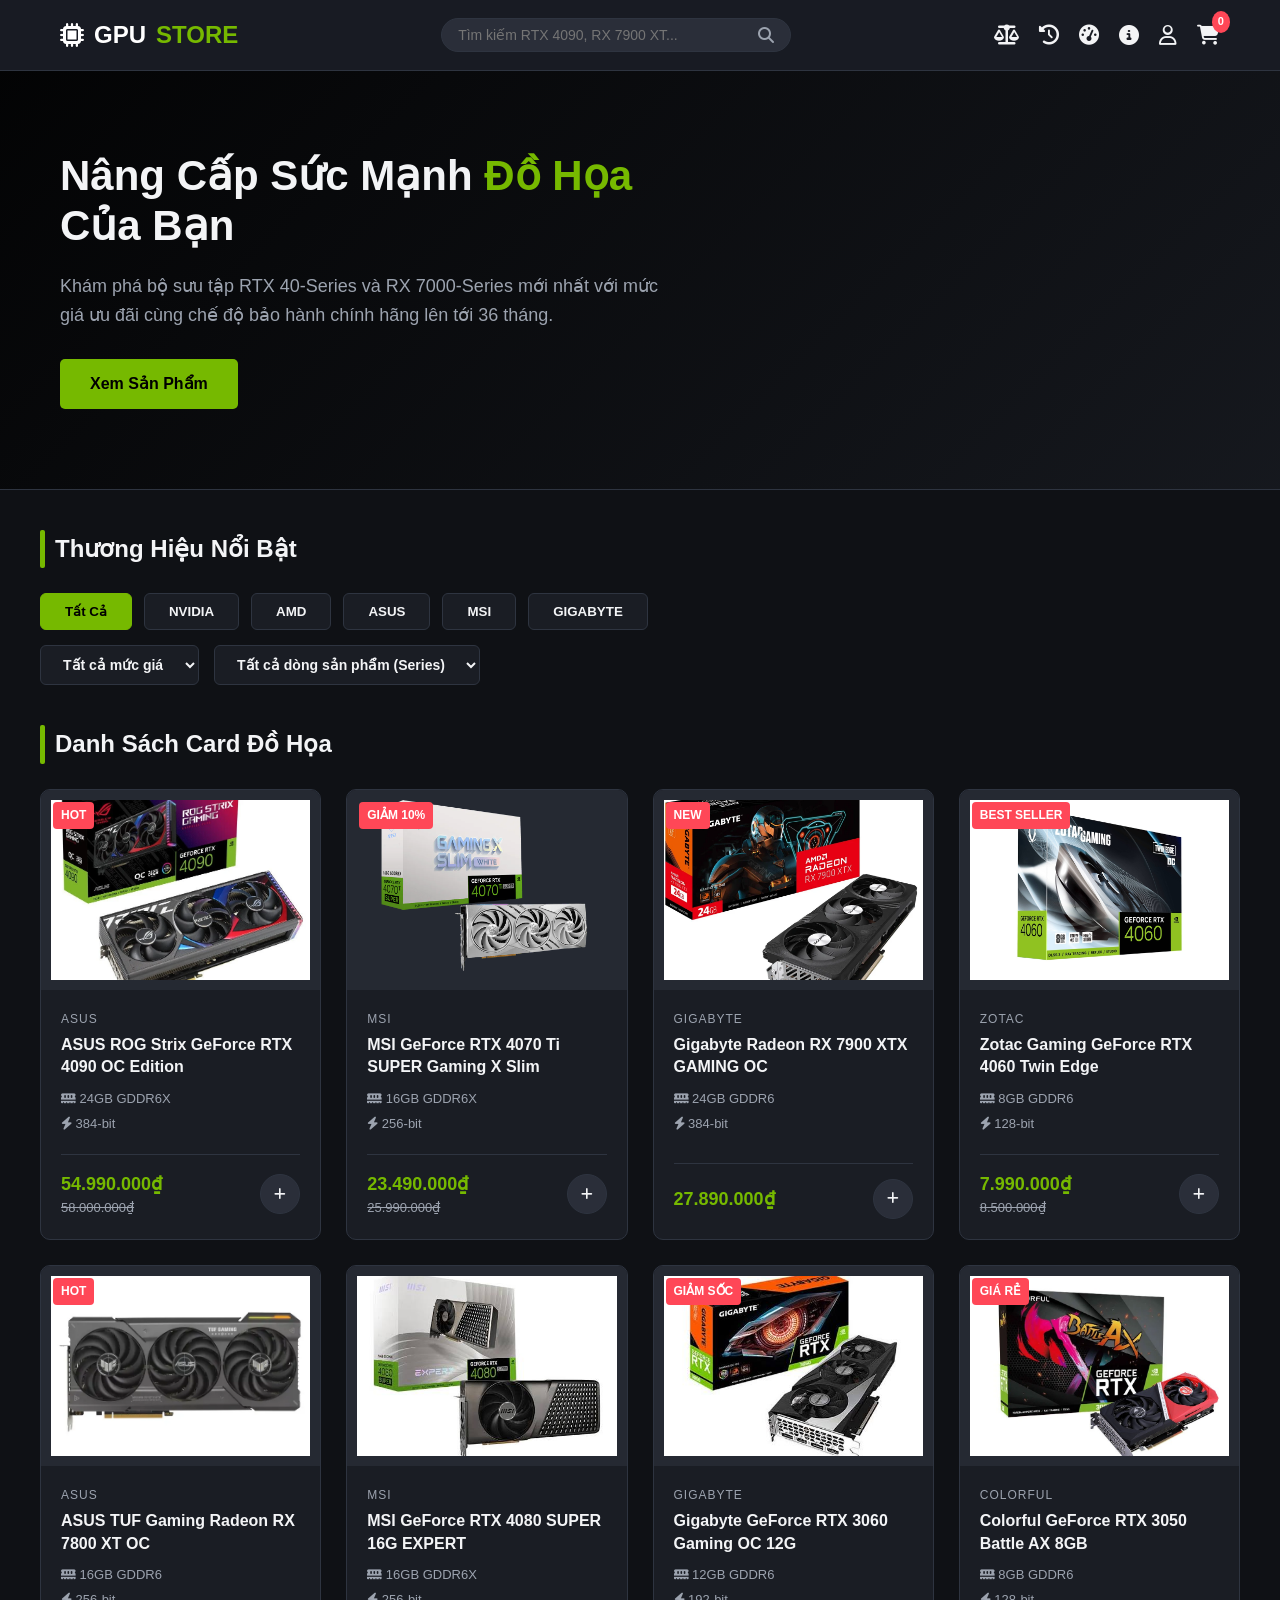
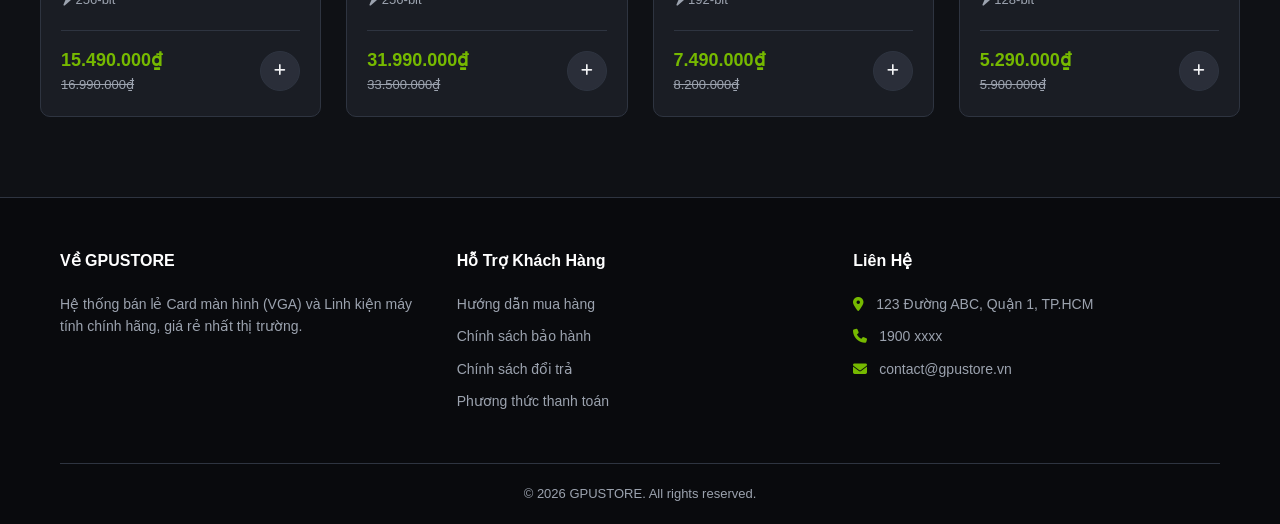
<file: index.html>
<!DOCTYPE html>
<html lang="vi">
<head>
    <meta charset="UTF-8">
    <meta name="viewport" content="width=device-width, initial-scale=1.0">
    <title>GPUSTORE - Thế Giới Card Đồ Họa Cao Cấp</title>
    <!-- FontAwesome cho Icon -->
    <link rel="stylesheet" href="https://cdnjs.cloudflare.com/ajax/libs/font-awesome/6.4.0/css/all.min.css">
    <!-- CSS Tách Riêng -->
    <link rel="stylesheet" href="./css/index.css">
    <link rel="icon" type="image/x-icon" href="./img/icon.png">
</head>
<body>

    <!-- HEADER / NAVIGATION -->
    <header>
        <div class="container navbar">
            <a href="./index.html" class="logo">
                <i class="fa-solid fa-microchip"></i> GPU<span>STORE</span>
            </a>

            <!-- Ô TÌM KIẾM -->
            <div class="search-bar">
                <input type="text" id="searchInput" placeholder="Tìm kiếm RTX 4090, RX 7900 XT...">
                <i class="fa-solid fa-magnifying-glass"></i>
            </div>

            <div class="nav-icons">
                <!-- Nút So sánh card đồ họa -->
                <a href="./sosanh.html" class="icon-btn" title="So sánh card đồ họa">
                    <i class="fa-solid fa-scale-balanced"></i>
                </a>

                <!-- Nút Lịch sử GPU qua các năm -->
                <a href="./thongke.html" class="icon-btn" title="Lịch sử GPU qua các năm">
                    <i class="fa-solid fa-clock-rotate-left"></i>
                </a>

                <!-- Nút Kiểm tra nghẽn cổ chai & nguồn -->
                <a href="./bottleneck.html" class="icon-btn" title="Kiểm tra nghẽn cổ chai & nguồn">
                    <i class="fa-solid fa-gauge-high"></i>
                </a>

                <!-- Nút Giới thiệu về GPUSTORE (About Web) -->
                <a href="./about.html" class="icon-btn" title="Giới thiệu về website">
                    <i class="fa-solid fa-circle-info"></i>
                </a>

                <a href="./login.html" class="icon-btn" title="Đăng nhập / Đăng ký">
                    <i class="fa-regular fa-user"></i>
                </a>

                <a href="./store.html" class="icon-btn" id="cartBtn" title="Giỏ hàng của bạn">
                    <i class="fa-solid fa-cart-shopping"></i>
                    <span class="badge" id="cartCount">0</span>
                </a>
            </div>
        </div>
    </header>

    <!-- HERO SECTION BANNER -->
    <section class="hero">
        <div class="container">
            <div class="hero-content">
                <h1>Nâng Cấp Sức Mạnh <span>Đồ Họa</span> Của Bạn</h1>
                <p>Khám phá bộ sưu tập RTX 40-Series và RX 7000-Series mới nhất với mức giá ưu đãi cùng chế độ bảo hành chính hãng lên tới 36 tháng.</p>
                <a href="#products" class="btn-primary">Xem Sản Phẩm</a>
            </div>
        </div>
    </section>

    <!-- BRAND CATEGORIES & ADVANCED FILTERS -->
    <section class="brands container">
        <h2 class="section-title">Thương Hiệu Nổi Bật</h2>
        <div class="brand-grid" id="brandFilters">
            <button class="brand-btn active" data-brand="ALL">Tất Cả</button>
            <button class="brand-btn" data-brand="NVIDIA">NVIDIA</button>
            <button class="brand-btn" data-brand="AMD">AMD</button>
            <button class="brand-btn" data-brand="ASUS">ASUS</button>
            <button class="brand-btn" data-brand="MSI">MSI</button>
            <button class="brand-btn" data-brand="GIGABYTE">GIGABYTE</button>
        </div>

        <!-- BỘ LỌC NÂNG CAO (GIÁ & SERIES) -->
        <div class="advanced-filters">
            <select id="priceFilter" class="filter-select" onchange="filterProducts()">
                <option value="ALL">Tất cả mức giá</option>
                <option value="UNDER_10M">Dưới 10 triệu</option>
                <option value="10M_20M">Từ 10 - 20 triệu</option>
                <option value="20M_30M">Từ 20 - 30 triệu</option>
                <option value="OVER_30M">Trên 30 triệu</option>
            </select>

            <select id="seriesFilter" class="filter-select" onchange="filterProducts()">
                <option value="ALL">Tất cả dòng sản phẩm (Series)</option>
                <option value="3050">RTX 3050</option>
                <option value="3060">RTX 3060</option>
                <option value="4060">RTX 4060</option>
                <option value="4070">RTX 4070 / Ti</option>
                <option value="4080">RTX 4080</option>
                <option value="4090">RTX 4090</option>
                <option value="7800">RX 7800</option>
                <option value="7900">RX 7900</option>
            </select>
        </div>
    </section>

    <!-- PRODUCT LIST -->
    <section class="products container" id="products">
        <h2 class="section-title">Danh Sách Card Đồ Họa</h2>
        
        <div class="product-grid" id="productGrid">
            <div class="loading-spinner">
                <i class="fa-solid fa-spinner fa-spin"></i> Đang tải dữ liệu từ máy chủ...
            </div>
        </div>
    </section>

    <!-- FOOTER -->
    <footer>
        <div class="container">
            <div class="footer-grid">
                <div class="footer-col">
                    <h4>Về GPUSTORE</h4>
                    <p>Hệ thống bán lẻ Card màn hình (VGA) và Linh kiện máy tính chính hãng, giá rẻ nhất thị trường.</p>
                </div>
                <div class="footer-col">
                    <h4>Hỗ Trợ Khách Hàng</h4>
                    <ul>
                        <li><a href="#">Hướng dẫn mua hàng</a></li>
                        <li><a href="#">Chính sách bảo hành</a></li>
                        <li><a href="#">Chính sách đổi trả</a></li>
                        <li><a href="#">Phương thức thanh toán</a></li>
                    </ul>
                </div>
                <div class="footer-col">
                    <h4>Liên Hệ</h4>
                    <ul>
                        <li><i class="fa-solid fa-location-dot"></i> 123 Đường ABC, Quận 1, TP.HCM</li>
                        <li><i class="fa-solid fa-phone"></i> 1900 xxxx</li>
                        <li><i class="fa-solid fa-envelope"></i> contact@gpustore.vn</li>
                    </ul>
                </div>
            </div>
            <div class="copyright">
                <p>&copy; 2026 GPUSTORE. All rights reserved.</p>
            </div>
        </div>
    </footer>

    <!-- JAVASCRIPT THÔNG THƯỜNG -->
    <script src="./js/index.js"></script>

    <!-- CHATBASE AI EMBED CODE -->
    <script>
        window.embeddedChatbotConfig = {
            chatbotId: "tt4smAEgAD4iM_3HeQXkd",
            domain: "www.chatbase.co"
        }
    </script>
    <script
        src="https://www.chatbase.co/embed.min.js"
        chatbotId="tt4smAEgAD4iM_3HeQXkd"
        domain="www.chatbase.co"
        defer>
    </script>
</body>
</html>
</file>
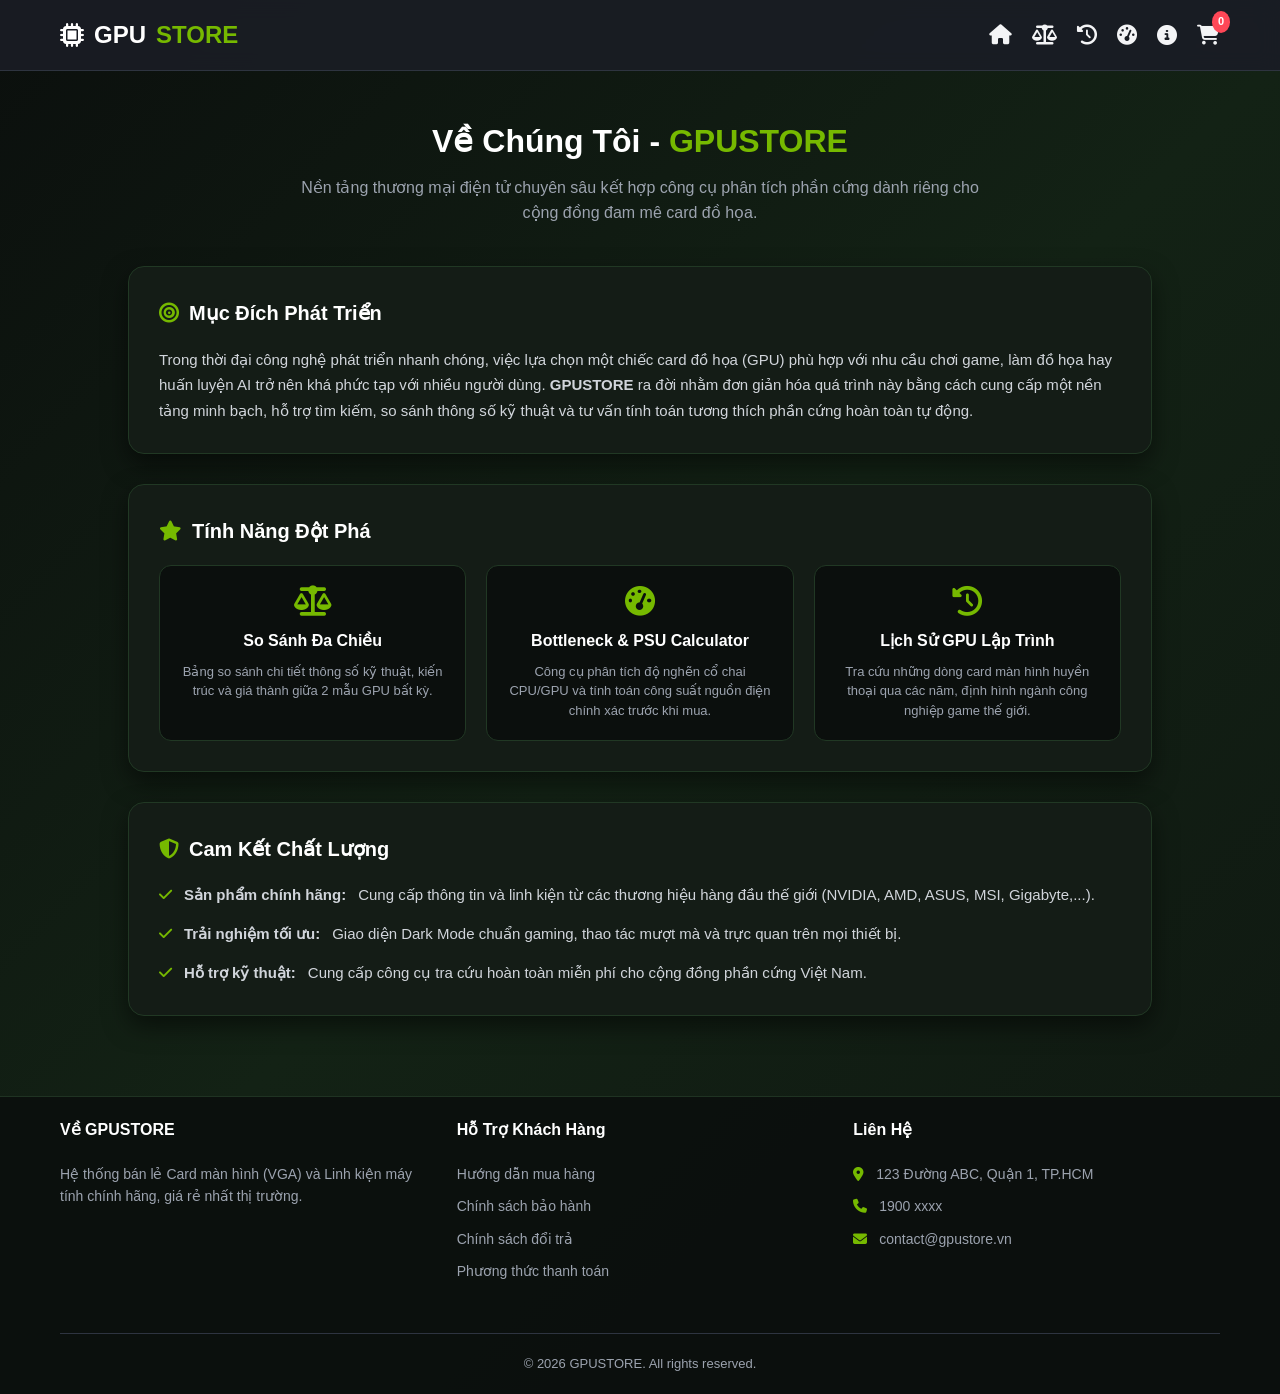
<file: about.html>
<!DOCTYPE html>
<html lang="vi">
<head>
    <meta charset="UTF-8">
    <meta name="viewport" content="width=device-width, initial-scale=1.0">
    <title>Giới Thiệu Về GPUSTORE</title>
    <!-- FontAwesome cho Icon -->
    <link rel="stylesheet" href="https://cdnjs.cloudflare.com/ajax/libs/font-awesome/6.4.0/css/all.min.css">
    <!-- CSS Tổng của hệ thống -->
    <link rel="stylesheet" href="./css/index.css">
    <!-- CSS Riêng cho trang About -->
    <link rel="stylesheet" href="./css/about.css">
    <link rel="icon" type="image/x-icon" href="./img/icon.png">
</head>
<body>

    <!-- HEADER / NAVIGATION -->
    <header>
        <div class="container navbar">
            <a href="./index.html" class="logo">
                <i class="fa-solid fa-microchip"></i> GPU<span>STORE</span>
            </a>

            <div class="nav-icons">
                <a href="./index.html" class="icon-btn" title="Trang chủ">
                    <i class="fa-solid fa-house"></i>
                </a>

                <a href="./sosanh.html" class="icon-btn" title="So sánh card đồ họa">
                    <i class="fa-solid fa-scale-balanced"></i>
                </a>

                <a href="./thongke.html" class="icon-btn" title="Lịch sử GPU qua các năm">
                    <i class="fa-solid fa-clock-rotate-left"></i>
                </a>

                <a href="./bottleneck.html" class="icon-btn" title="Kiểm tra nghẽn cổ chai & nguồn">
                    <i class="fa-solid fa-gauge-high"></i>
                </a>

                <a href="./about.html" class="icon-btn active" title="Giới thiệu về website">
                    <i class="fa-solid fa-circle-info"></i>
                </a>

                <a href="./store.html" class="icon-btn" id="cartBtn" title="Giỏ hàng của bạn">
                    <i class="fa-solid fa-cart-shopping"></i>
                    <span class="badge" id="cartCount">0</span>
                </a>
            </div>
        </div>
    </header>

    <!-- MAIN CONTENT -->
    <main class="main-content">
        <div class="about-wrapper">
            <!-- BANNER GIỚI THIỆU -->
            <div class="about-hero">
                <h1>Về Chúng Tôi - <span>GPUSTORE</span></h1>
                <p>Nền tảng thương mại điện tử chuyên sâu kết hợp công cụ phân tích phần cứng dành riêng cho cộng đồng đam mê card đồ họa.</p>
            </div>

            <!-- MỤC ĐÍCH THÀNH LẬP -->
            <div class="about-card">
                <h2><i class="fa-solid fa-bullseye"></i> Mục Đích Phát Triển</h2>
                <p>
                    Trong thời đại công nghệ phát triển nhanh chóng, việc lựa chọn một chiếc card đồ họa (GPU) phù hợp với nhu cầu chơi game, làm đồ họa hay huấn luyện AI trở nên khá phức tạp với nhiều người dùng. 
                    <strong>GPUSTORE</strong> ra đời nhằm đơn giản hóa quá trình này bằng cách cung cấp một nền tảng minh bạch, hỗ trợ tìm kiếm, so sánh thông số kỹ thuật và tư vấn tính toán tương thích phần cứng hoàn toàn tự động.
                </p>
            </div>

            <!-- TÍNH NĂNG NỔI BẬT -->
            <div class="about-card">
                <h2><i class="fa-solid fa-star"></i> Tính Năng Đột Phá</h2>
                <div class="features-grid">
                    <div class="feature-item">
                        <i class="fa-solid fa-scale-balanced"></i>
                        <h3>So Sánh Đa Chiều</h3>
                        <p>Bảng so sánh chi tiết thông số kỹ thuật, kiến trúc và giá thành giữa 2 mẫu GPU bất kỳ.</p>
                    </div>

                    <div class="feature-item">
                        <i class="fa-solid fa-gauge-high"></i>
                        <h3>Bottleneck & PSU Calculator</h3>
                        <p>Công cụ phân tích độ nghẽn cổ chai CPU/GPU và tính toán công suất nguồn điện chính xác trước khi mua.</p>
                    </div>

                    <div class="feature-item">
                        <i class="fa-solid fa-clock-rotate-left"></i>
                        <h3>Lịch Sử GPU Lập Trình</h3>
                        <p>Tra cứu những dòng card màn hình huyền thoại qua các năm, định hình ngành công nghiệp game thế giới.</p>
                    </div>
                </div>
            </div>

            <!-- SỨ MỆNH VÀ CAM KẾT -->
            <div class="about-card">
                <h2><i class="fa-solid fa-shield-halved"></i> Cam Kết Chất Lượng</h2>
                <ul class="commit-list">
                    <li><i class="fa-solid fa-check"></i> <strong>Sản phẩm chính hãng:</strong> Cung cấp thông tin và linh kiện từ các thương hiệu hàng đầu thế giới (NVIDIA, AMD, ASUS, MSI, Gigabyte,...).</li>
                    <li><i class="fa-solid fa-check"></i> <strong>Trải nghiệm tối ưu:</strong> Giao diện Dark Mode chuẩn gaming, thao tác mượt mà và trực quan trên mọi thiết bị.</li>
                    <li><i class="fa-solid fa-check"></i> <strong>Hỗ trợ kỹ thuật:</strong> Cung cấp công cụ tra cứu hoàn toàn miễn phí cho cộng đồng phần cứng Việt Nam.</li>
                </ul>
            </div>
        </div>
    </main>

    <!-- FOOTER -->
    <footer>
        <div class="container">
            <div class="footer-grid">
                <div class="footer-col">
                    <h4>Về GPUSTORE</h4>
                    <p>Hệ thống bán lẻ Card màn hình (VGA) và Linh kiện máy tính chính hãng, giá rẻ nhất thị trường.</p>
                </div>
                <div class="footer-col">
                    <h4>Hỗ Trợ Khách Hàng</h4>
                    <ul>
                        <li><a href="#">Hướng dẫn mua hàng</a></li>
                        <li><a href="#">Chính sách bảo hành</a></li>
                        <li><a href="#">Chính sách đổi trả</a></li>
                        <li><a href="#">Phương thức thanh toán</a></li>
                    </ul>
                </div>
                <div class="footer-col">
                    <h4>Liên Hệ</h4>
                    <ul>
                        <li><i class="fa-solid fa-location-dot"></i> 123 Đường ABC, Quận 1, TP.HCM</li>
                        <li><i class="fa-solid fa-phone"></i> 1900 xxxx</li>
                        <li><i class="fa-solid fa-envelope"></i> contact@gpustore.vn</li>
                    </ul>
                </div>
            </div>
            <div class="copyright">
                <p>&copy; 2026 GPUSTORE. All rights reserved.</p>
            </div>
        </div>
    </footer>

    <!-- JAVASCRIPT ĐỒNG BỘ GIỎ HÀNG -->
    <script>
        document.addEventListener("DOMContentLoaded", () => {
            const savedCart = localStorage.getItem("gpustore_cart");
            const cart = savedCart ? JSON.parse(savedCart) : [];
            const totalCount = cart.reduce((sum, item) => sum + item.quantity, 0);
            const badge = document.getElementById("cartCount");
            if (badge) badge.innerText = totalCount;
        });
    </script>

    <script>
        window.embeddedChatbotConfig = {
            chatbotId: "tt4smAEgAD4iM_3HeQXkd",
            domain: "www.chatbase.co"
        }
    </script>
    <script
        src="https://www.chatbase.co/embed.min.js"
        chatbotId="tt4smAEgAD4iM_3HeQXkd"
        domain="www.chatbase.co"
        defer>
    </script>
</body>
</html>
</file>
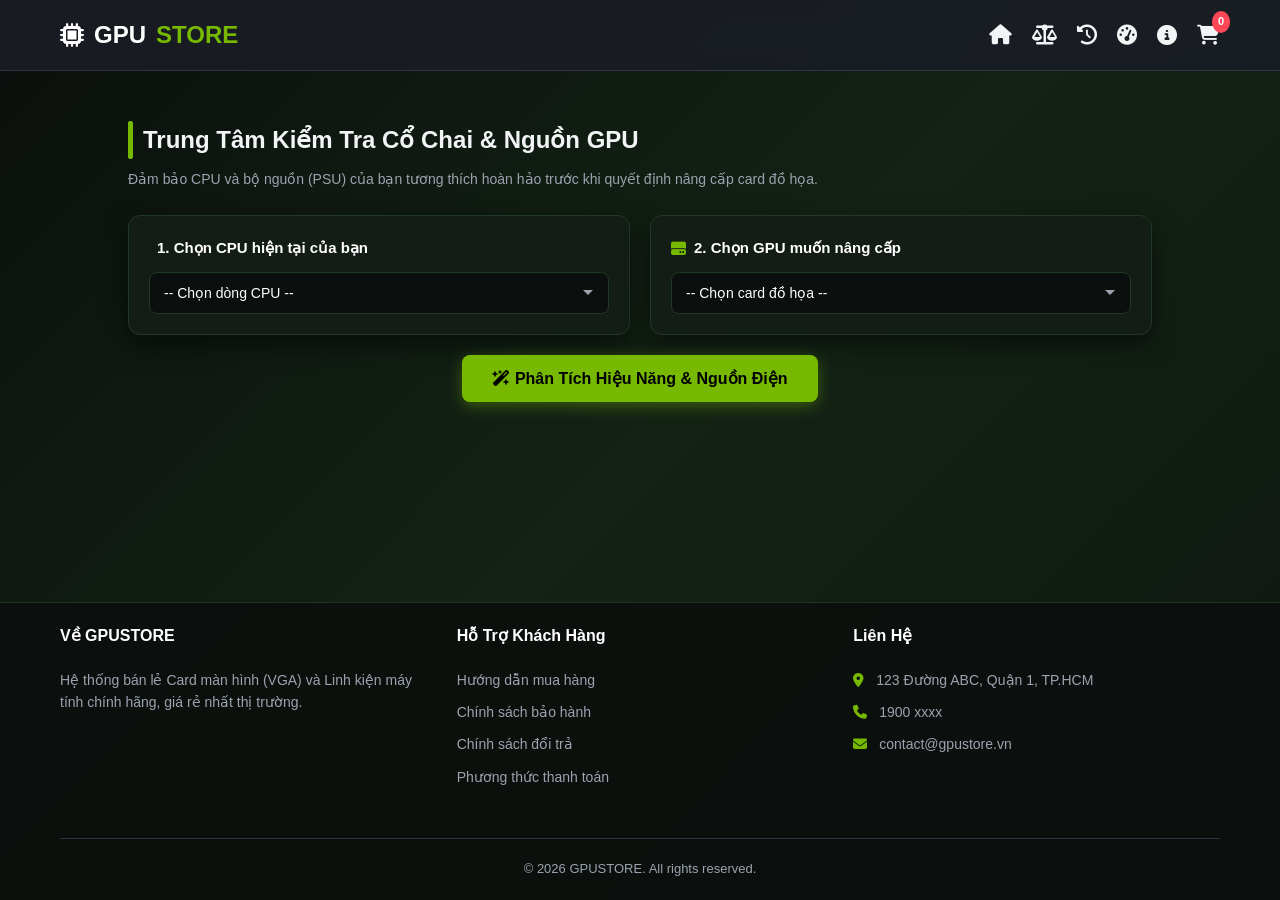
<file: bottleneck.html>
<!DOCTYPE html>
<html lang="vi">
<head>
    <meta charset="UTF-8">
    <meta name="viewport" content="width=device-width, initial-scale=1.0">
    <title>Kiểm Tra Nghẽn Cổ Chai & Nguồn GPU - GPUSTORE</title>
    <!-- FontAwesome cho Icon -->
    <link rel="stylesheet" href="https://cdnjs.cloudflare.com/ajax/libs/font-awesome/6.4.0/css/all.min.css">
    <!-- CSS Tổng -->
    <link rel="stylesheet" href="./css/index.css">
    <!-- CSS Riêng cho trang Công cụ -->
    <link rel="stylesheet" href="./css/bottleneck.css">
    <link rel="icon" type="image/x-icon" href="./img/icon.png">
</head>
<body>

    <!-- HEADER / NAVIGATION -->
    <header>
        <div class="container navbar">
            <a href="./index.html" class="logo">
                <i class="fa-solid fa-microchip"></i> GPU<span>STORE</span>
            </a>
            <div class="nav-icons">
                <a href="./index.html" class="icon-btn" title="Trang chủ">
                    <i class="fa-solid fa-house"></i>
                </a>

                <a href="./sosanh.html" class="icon-btn" title="So sánh card đồ họa">
                    <i class="fa-solid fa-scale-balanced"></i>
                </a>

                <a href="./thongke.html" class="icon-btn" title="Lịch sử GPU qua các năm">
                    <i class="fa-solid fa-clock-rotate-left"></i>
                </a>

                <a href="./bottleneck.html" class="icon-btn" title="Kiểm tra nghẽn cổ chai & nguồn">
                    <i class="fa-solid fa-gauge-high"></i>
                </a>

                <a href="./about.html" class="icon-btn active" title="Giới thiệu về website">
                    <i class="fa-solid fa-circle-info"></i>
                </a>

                <a href="./store.html" class="icon-btn" id="cartBtn" title="Giỏ hàng của bạn">
                    <i class="fa-solid fa-cart-shopping"></i>
                    <span class="badge" id="cartCount">0</span>
                </a>
            </div>
        </div>
    </header>

    <!-- MAIN CONTENT -->
    <main class="main-content">
        <div class="tool-wrapper">
            <h2 class="section-title" style="margin-bottom: 10px;">Trung Tâm Kiểm Tra Cổ Chai & Nguồn GPU</h2>
            <p class="tool-subtitle">Đảm bảo CPU và bộ nguồn (PSU) của bạn tương thích hoàn hảo trước khi quyết định nâng cấp card đồ họa.</p>
            
            <!-- KHUNG LỰA CHỌN CPU & GPU -->
            <div class="tool-grid-selectors">
                <div class="tool-box">
                    <h3><i class="fa-solid fa-cpu"></i> 1. Chọn CPU hiện tại của bạn</h3>
                    <select id="cpuSelect">
                        <option value="">-- Chọn dòng CPU --</option>
                        <optgroup label="Intel Core">
                            <option value="i3-12100">Intel Core i3-12100 / 13100</option>
                            <option value="i5-12400">Intel Core i5-12400F / 13400F</option>
                            <option value="i5-13600">Intel Core i5-13600K / 14600K</option>
                            <option value="i7-13700">Intel Core i7-13700K / 14700K</option>
                            <option value="i9-14900">Intel Core i9-14900K</option>
                        </optgroup>
                        <optgroup label="AMD Ryzen">
                            <option value="r5-3600">AMD Ryzen 5 3600 / 5600X</option>
                            <option value="r5-7600">AMD Ryzen 5 7600 / 7600X</option>
                            <option value="r7-7800x3d">AMD Ryzen 7 7800X3D</option>
                            <option value="r9-7950x">AMD Ryzen 9 7950X</option>
                        </optgroup>
                    </select>
                </div>

                <div class="tool-box">
                    <h3><i class="fa-solid fa-hard-drive"></i> 2. Chọn GPU muốn nâng cấp</h3>
                    <select id="gpuSelect">
                        <option value="">-- Chọn card đồ họa --</option>
                        <!-- Danh sách GPU đồng bộ từ hệ thống -->
                        <option value="1">ASUS ROG Strix GeForce RTX 4090 OC Edition</option>
                        <option value="2">MSI GeForce RTX 4070 Ti SUPER Gaming X Slim</option>
                        <option value="3">Gigabyte Radeon RX 7900 XTX GAMING OC</option>
                        <option value="4">Zotac Gaming GeForce RTX 4060 Twin Edge</option>
                        <option value="5">ASUS TUF Gaming Radeon RX 7800 XT OC</option>
                        <option value="6">MSI GeForce RTX 4080 SUPER 16G EXPERT</option>
                        <option value="7">Gigabyte GeForce RTX 3060 Gaming OC 12G</option>
                        <option value="8">Colorful GeForce RTX 3050 Battle AX 8GB</option>
                    </select>
                </div>
            </div>

            <!-- NÚT PHÂN TÍCH -->
            <div style="text-align: center; margin-bottom: 30px;">
                <button class="btn-analyze" onclick="calculateBottleneck()">
                    <i class="fa-solid fa-wand-magic-sparkles"></i> Phân Tích Hiệu Năng & Nguồn Điện
                </button>
            </div>

            <!-- KẾT QUẢ PHÂN TÍCH -->
            <div id="analysisResult" class="analysis-card" style="display: none;">
                <!-- Render bằng JS -->
            </div>
        </div>
    </main>

    <!-- FOOTER -->
    <footer>
        <div class="container">
            <div class="footer-grid">
                <div class="footer-col">
                    <h4>Về GPUSTORE</h4>
                    <p>Hệ thống bán lẻ Card màn hình (VGA) và Linh kiện máy tính chính hãng, giá rẻ nhất thị trường.</p>
                </div>
                <div class="footer-col">
                    <h4>Hỗ Trợ Khách Hàng</h4>
                    <ul>
                        <li><a href="#">Hướng dẫn mua hàng</a></li>
                        <li><a href="#">Chính sách bảo hành</a></li>
                        <li><a href="#">Chính sách đổi trả</a></li>
                        <li><a href="#">Phương thức thanh toán</a></li>
                    </ul>
                </div>
                <div class="footer-col">
                    <h4>Liên Hệ</h4>
                    <ul>
                        <li><i class="fa-solid fa-location-dot"></i> 123 Đường ABC, Quận 1, TP.HCM</li>
                        <li><i class="fa-solid fa-phone"></i> 1900 xxxx</li>
                        <li><i class="fa-solid fa-envelope"></i> contact@gpustore.vn</li>
                    </ul>
                </div>
            </div>
            <div class="copyright">
                <p>&copy; 2026 GPUSTORE. All rights reserved.</p>
            </div>
        </div>
    </footer>

    <!-- JAVASCRIPT -->
    <script src="./js/bottleneck.js"></script>
    <script>
        window.embeddedChatbotConfig = {
            chatbotId: "tt4smAEgAD4iM_3HeQXkd",
            domain: "www.chatbase.co"
        }
    </script>
    <script
        src="https://www.chatbase.co/embed.min.js"
        chatbotId="tt4smAEgAD4iM_3HeQXkd"
        domain="www.chatbase.co"
        defer>
    </script>

    
</body>
</html>
</file>
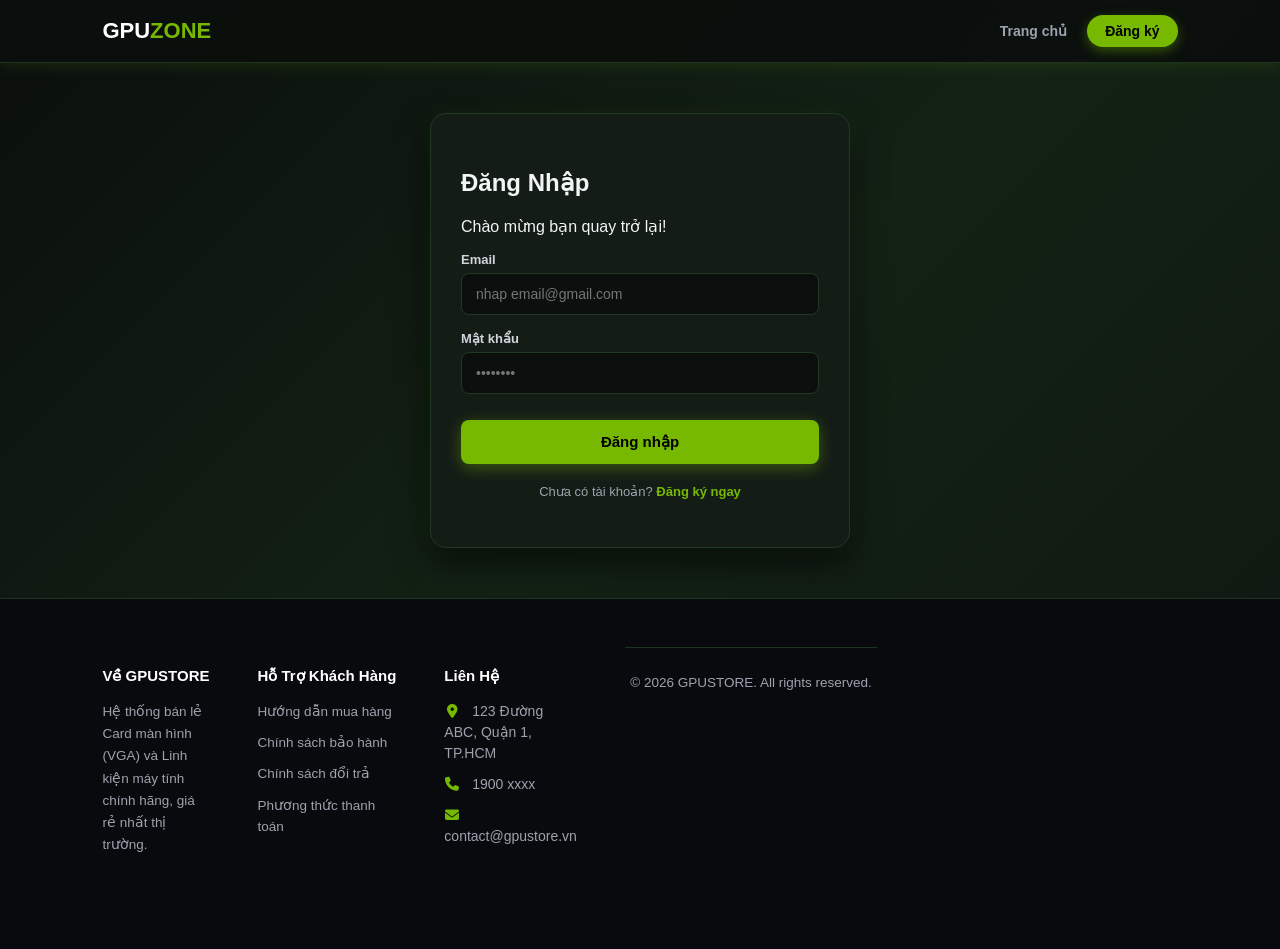
<file: login.html>
<!DOCTYPE html>
<html lang="vi">
<head>
  <meta charset="UTF-8">
  <meta name="viewport" content="width=device-width, initial-scale=1.0">
  <title>Đăng nhập - GPUZONE</title>
  <link rel="stylesheet" href="./css/login.css">
  <link rel="stylesheet" href="https://cdnjs.cloudflare.com/ajax/libs/font-awesome/6.4.0/css/all.min.css">
  <link rel="icon" type="image/x-icon" href="./img/icon.png">
</head>
<body>

  <header class="navbar">
    <div class="logo">
      <a href="./index.html">GPU<span>ZONE</span></a>
    </div>
    <nav>
      <a href="./index.html">Trang chủ</a>
      <a href="./signup.html" class="btn-signup-nav">Đăng ký</a>
    </nav>
  </header>

  <main class="main-content">
    <div class="login-container">
      <form class="login-form">
        <h2>Đăng Nhập</h2>
        <p class="subtitle">Chào mừng bạn quay trở lại!</p>

        <div class="input-group">
          <label for="email">Email</label>
          <input type="email" id="email" placeholder="nhap email@gmail.com" required>
        </div>

        <div class="input-group">
          <label for="password">Mật khẩu</label>
          <input type="password" id="password" placeholder="••••••••" required>
        </div>

        <button type="submit" class="btn-submit">Đăng nhập</button>

        <p class="signup-link">
          Chưa có tài khoản? <a href="./signup.html">Đăng ký ngay</a>
        </p>
      </form>
    </div>
  </main>

  <footer>
        <div class="container">
            <div class="footer-grid">
                <div class="footer-col">
                    <h4>Về GPUSTORE</h4>
                    <p>Hệ thống bán lẻ Card màn hình (VGA) và Linh kiện máy tính chính hãng, giá rẻ nhất thị trường.</p>
                </div>
                <div class="footer-col">
                    <h4>Hỗ Trợ Khách Hàng</h4>
                    <ul>
                        <li><a href="#">Hướng dẫn mua hàng</a></li>
                        <li><a href="#">Chính sách bảo hành</a></li>
                        <li><a href="#">Chính sách đổi trả</a></li>
                        <li><a href="#">Phương thức thanh toán</a></li>
                    </ul>
                </div>
                <div class="footer-col">
                    <h4>Liên Hệ</h4>
                    <ul>
                        <li><i class="fa-solid fa-location-dot"></i> 123 Đường ABC, Quận 1, TP.HCM</li>
                        <li><i class="fa-solid fa-phone"></i> 1900 xxxx</li>
                        <li><i class="fa-solid fa-envelope"></i> contact@gpustore.vn</li>
                    </ul>
                </div>
            </div>
            <div class="copyright">
                <p>&copy; 2026 GPUSTORE. All rights reserved.</p>
            </div>
        </div>
    </footer>

</body>
</html>
</file>
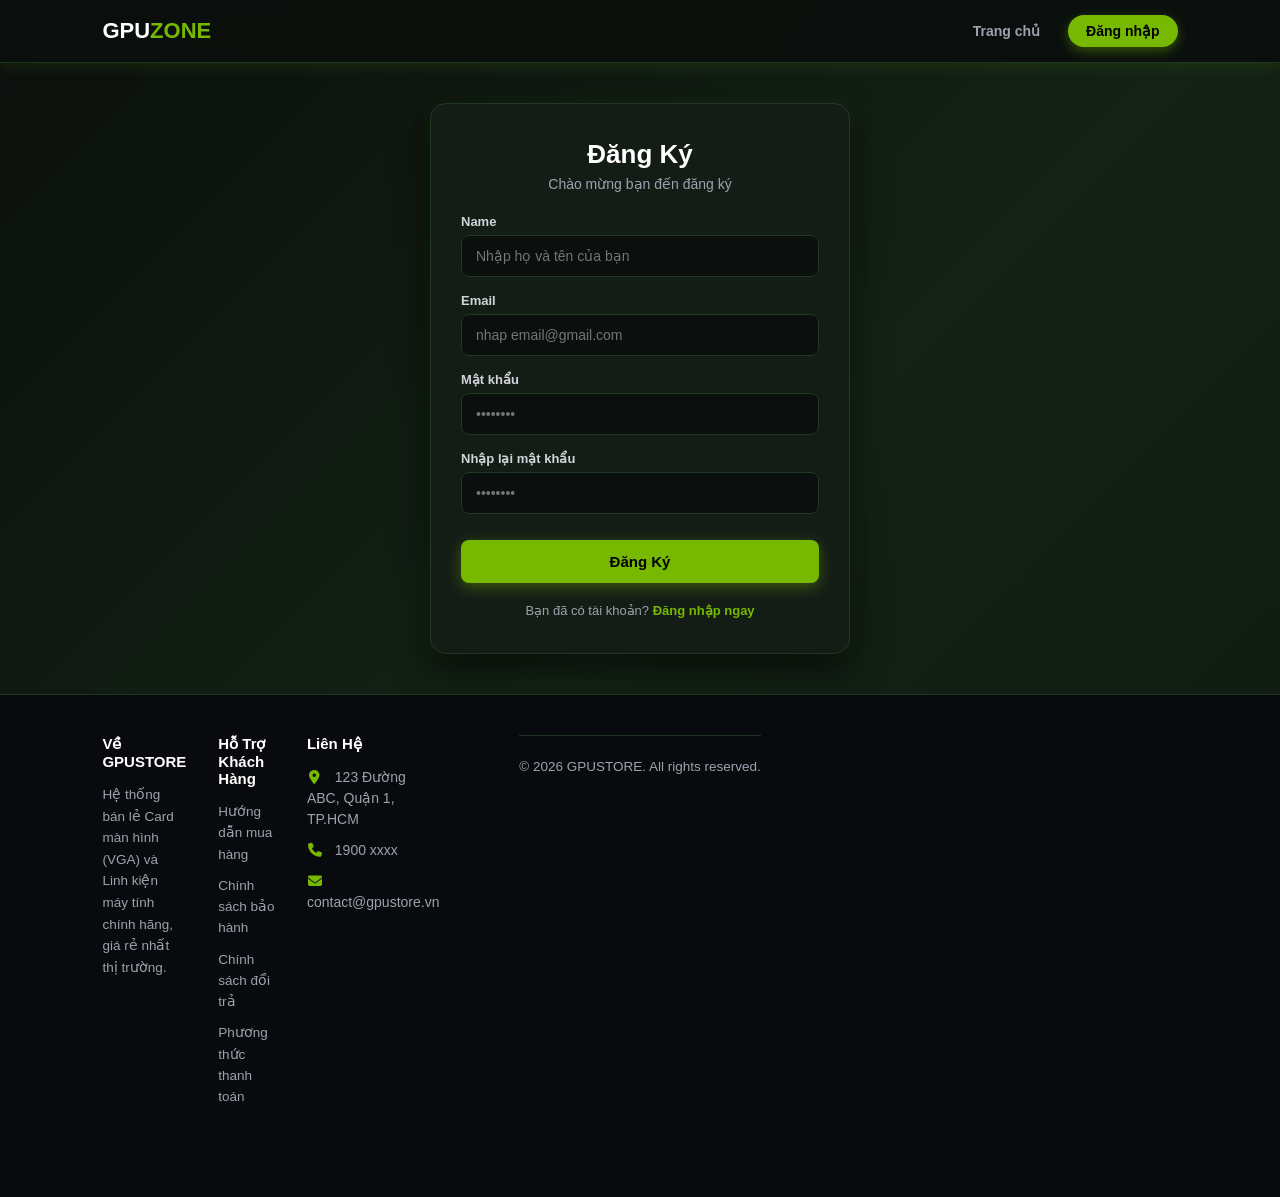
<file: signup.html>
<!DOCTYPE html>
<html lang="vi">
<head>
  <meta charset="UTF-8">
  <meta name="viewport" content="width=device-width, initial-scale=1.0">
  <title>Đăng ký - GPUZONE</title>
  <link rel="stylesheet" href="./css/signup.css">
  <link rel="stylesheet" href="https://cdnjs.cloudflare.com/ajax/libs/font-awesome/6.4.0/css/all.min.css">
  <link rel="icon" type="image/x-icon" href="./img/icon.png">
</head>
<body>

  <header class="navbar">
    <div class="logo">
      <a href="./index.html">GPU<span>ZONE</span></a>
    </div>
    <nav>
      <a href="./index.html">Trang chủ</a>
      <a href="./login.html" class="btn-signup-nav">Đăng nhập</a>
    </nav>
  </header>

  <main class="main-content">
    <div class="signup-container">
      <form class="signup-form" id="signupForm">
        <h2>Đăng Ký</h2>
        <p class="subtitle">Chào mừng bạn đến đăng ký</p>

        <div class="input-group">
          <label for="fullname">Name</label>
          <input type="text" id="fullname" placeholder="Nhập họ và tên của bạn" required>
        </div>
        
        <div class="input-group">
          <label for="email">Email</label>
          <input type="email" id="email" placeholder="nhap email@gmail.com" required>
        </div>

        <div class="input-group">
          <label for="password">Mật khẩu</label>
          <input type="password" id="password" placeholder="••••••••" required>
        </div>

        <div class="input-group">
          <label for="confirm-password">Nhập lại mật khẩu</label>
          <input type="password" id="confirm-password" placeholder="••••••••" required>

          <!-- Ẩn thông báo lỗi mặc định bằng display: none -->
          <p class="error-message" id="errorMessage" style="display: none; color: #ff4757; font-size: 13px; margin-top: 5px;">Mật khẩu không trùng khớp!</p>
        </div>

        <button type="submit" class="btn-submit">Đăng Ký</button>

        <p class="signup-link">
          Bạn đã có tài khoản? <a href="./login.html">Đăng nhập ngay</a>
        </p>
      </form>
    </div>
  </main>

  <footer>
        <div class="container">
            <div class="footer-grid">
                <div class="footer-col">
                    <h4>Về GPUSTORE</h4>
                    <p>Hệ thống bán lẻ Card màn hình (VGA) và Linh kiện máy tính chính hãng, giá rẻ nhất thị trường.</p>
                </div>
                <div class="footer-col">
                    <h4>Hỗ Trợ Khách Hàng</h4>
                    <ul>
                        <li><a href="#">Hướng dẫn mua hàng</a></li>
                        <li><a href="#">Chính sách bảo hành</a></li>
                        <li><a href="#">Chính sách đổi trả</a></li>
                        <li><a href="#">Phương thức thanh toán</a></li>
                    </ul>
                </div>
                <div class="footer-col">
                    <h4>Liên Hệ</h4>
                    <ul>
                        <li><i class="fa-solid fa-location-dot"></i> 123 Đường ABC, Quận 1, TP.HCM</li>
                        <li><i class="fa-solid fa-phone"></i> 1900 xxxx</li>
                        <li><i class="fa-solid fa-envelope"></i> contact@gpustore.vn</li>
                    </ul>
                </div>
            </div>
            <div class="copyright">
                <p>&copy; 2026 GPUSTORE. All rights reserved.</p>
            </div>
        </div>
    </footer>

  <!-- ĐẶT THẺ SCRIPT Ở ĐÂY (TRƯỚC THẺ ĐÓNG BODY) -->
  <script src="./js/password.js"></script>
</body>
</html>
</file>
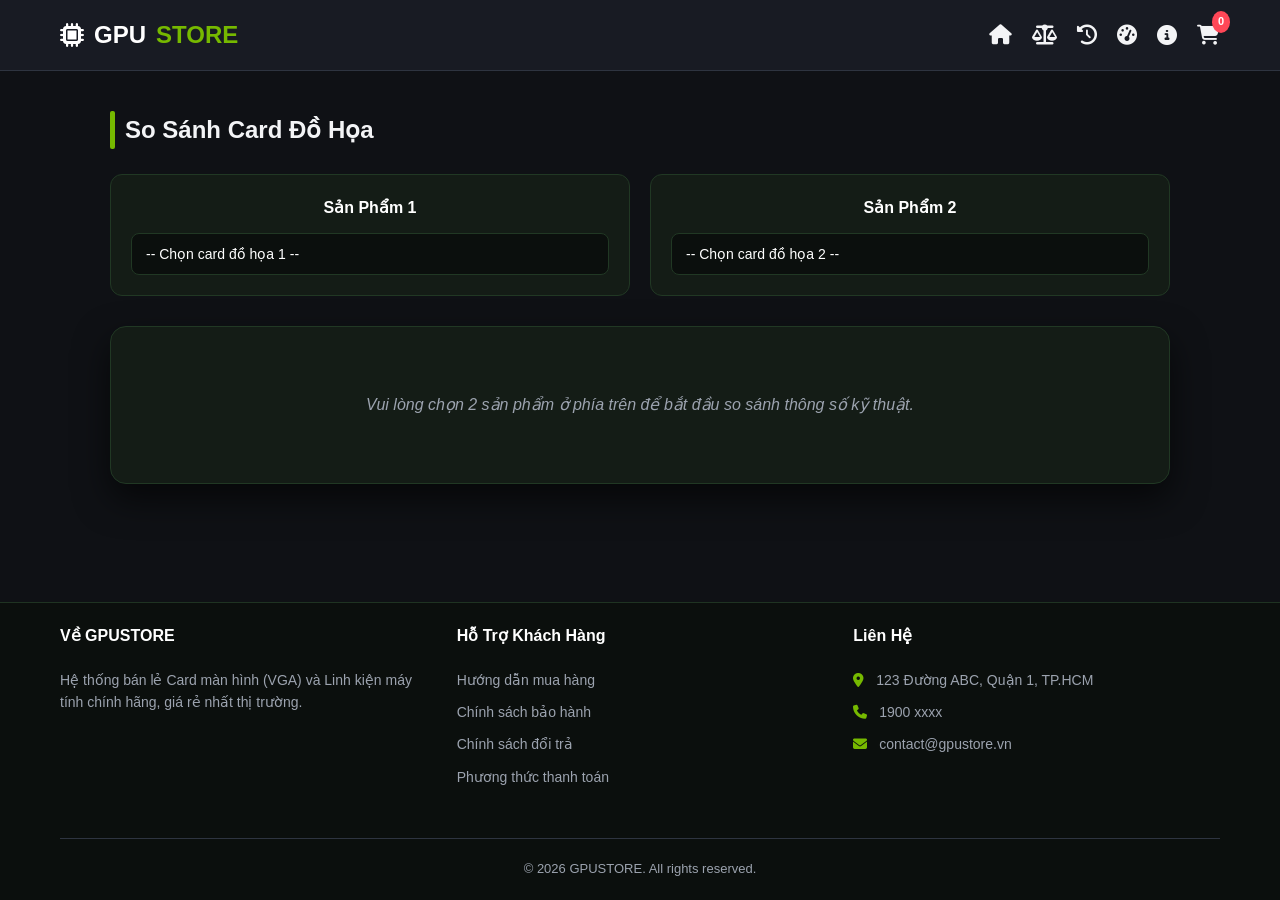
<file: sosanh.html>
<!DOCTYPE html>
<html lang="vi">
<head>
    <meta charset="UTF-8">
    <meta name="viewport" content="width=device-width, initial-scale=1.0">
    <title>So Sánh Card Đồ Họa - GPUSTORE</title>
    <!-- FontAwesome cho Icon -->
    <link rel="stylesheet" href="https://cdnjs.cloudflare.com/ajax/libs/font-awesome/6.4.0/css/all.min.css">
    <!-- CSS Tách Riêng -->
    <link rel="stylesheet" href="./css/index.css">
    <link rel="stylesheet" href="./css/sosanh.css">
    <link rel="icon" type="image/x-icon" href="./img/icon.png">
</head>
<body>

    <!-- HEADER / NAVIGATION -->
    <header>
        <div class="container navbar">
            <a href="./index.html" class="logo">
                <i class="fa-solid fa-microchip"></i> GPU<span>STORE</span>
            </a>
            <div class="nav-icons">
                <a href="./index.html" class="icon-btn" title="Trang chủ">
                    <i class="fa-solid fa-house"></i>
                </a>

                <a href="./sosanh.html" class="icon-btn" title="So sánh card đồ họa">
                    <i class="fa-solid fa-scale-balanced"></i>
                </a>

                <a href="./thongke.html" class="icon-btn" title="Lịch sử GPU qua các năm">
                    <i class="fa-solid fa-clock-rotate-left"></i>
                </a>

                <a href="./bottleneck.html" class="icon-btn" title="Kiểm tra nghẽn cổ chai & nguồn">
                    <i class="fa-solid fa-gauge-high"></i>
                </a>

                <a href="./about.html" class="icon-btn active" title="Giới thiệu về website">
                    <i class="fa-solid fa-circle-info"></i>
                </a>

                <a href="./store.html" class="icon-btn" id="cartBtn" title="Giỏ hàng của bạn">
                    <i class="fa-solid fa-cart-shopping"></i>
                    <span class="badge" id="cartCount">0</span>
                </a>
            </div>
        </div>
    </header>

    <!-- MAIN CONTENT -->
    <main class="main-content">
        <div class="compare-wrapper">
            <h2 class="section-title" style="margin-bottom: 25px;">So Sánh Card Đồ Họa</h2>
            
            <!-- KHUNG CHỌN 2 SẢN PHẨM SO SÁNH -->
            <div class="compare-selectors">
                <div class="select-box">
                    <h3>Sản Phẩm 1</h3>
                    <select id="product1Select" onchange="updateComparison()">
                        <option value="">-- Chọn card đồ họa 1 --</option>
                    </select>
                </div>
                <div class="select-box">
                    <h3>Sản Phẩm 2</h3>
                    <select id="product2Select" onchange="updateComparison()">
                        <option value="">-- Chọn card đồ họa 2 --</option>
                    </select>
                </div>
            </div>

            <!-- BẢNG HIỂN THỊ KẾT QUẢ SO SÁNH -->
            <div class="compare-table-container">
                <div id="compareResult">
                    <div class="compare-placeholder">Vui lòng chọn 2 sản phẩm ở phía trên để bắt đầu so sánh thông số kỹ thuật.</div>
                </div>
            </div>
        </div>
    </main>

    <!-- FOOTER -->
    <footer>
        <div class="container">
            <div class="footer-grid">
                <div class="footer-col">
                    <h4>Về GPUSTORE</h4>
                    <p>Hệ thống bán lẻ Card màn hình (VGA) và Linh kiện máy tính chính hãng, giá rẻ nhất thị trường.</p>
                </div>
                <div class="footer-col">
                    <h4>Hỗ Trợ Khách Hàng</h4>
                    <ul>
                        <li><a href="#">Hướng dẫn mua hàng</a></li>
                        <li><a href="#">Chính sách bảo hành</a></li>
                        <li><a href="#">Chính sách đổi trả</a></li>
                        <li><a href="#">Phương thức thanh toán</a></li>
                    </ul>
                </div>
                <div class="footer-col">
                    <h4>Liên Hệ</h4>
                    <ul>
                        <li><i class="fa-solid fa-location-dot"></i> 123 Đường ABC, Quận 1, TP.HCM</li>
                        <li><i class="fa-solid fa-phone"></i> 1900 xxxx</li>
                        <li><i class="fa-solid fa-envelope"></i> contact@gpustore.vn</li>
                    </ul>
                </div>
            </div>
            <div class="copyright">
                <p>&copy; 2026 GPUSTORE. All rights reserved.</p>
            </div>
        </div>
    </footer>

    <!-- JAVASCRIPT TÁCH RIÊNG -->
    <script src="./js/sosanh.js"></script>

    <script>
        window.embeddedChatbotConfig = {
            chatbotId: "tt4smAEgAD4iM_3HeQXkd",
            domain: "www.chatbase.co"
        }
    </script>
    <script
        src="https://www.chatbase.co/embed.min.js"
        chatbotId="tt4smAEgAD4iM_3HeQXkd"
        domain="www.chatbase.co"
        defer>
    </script>
</body>
</html>
</file>
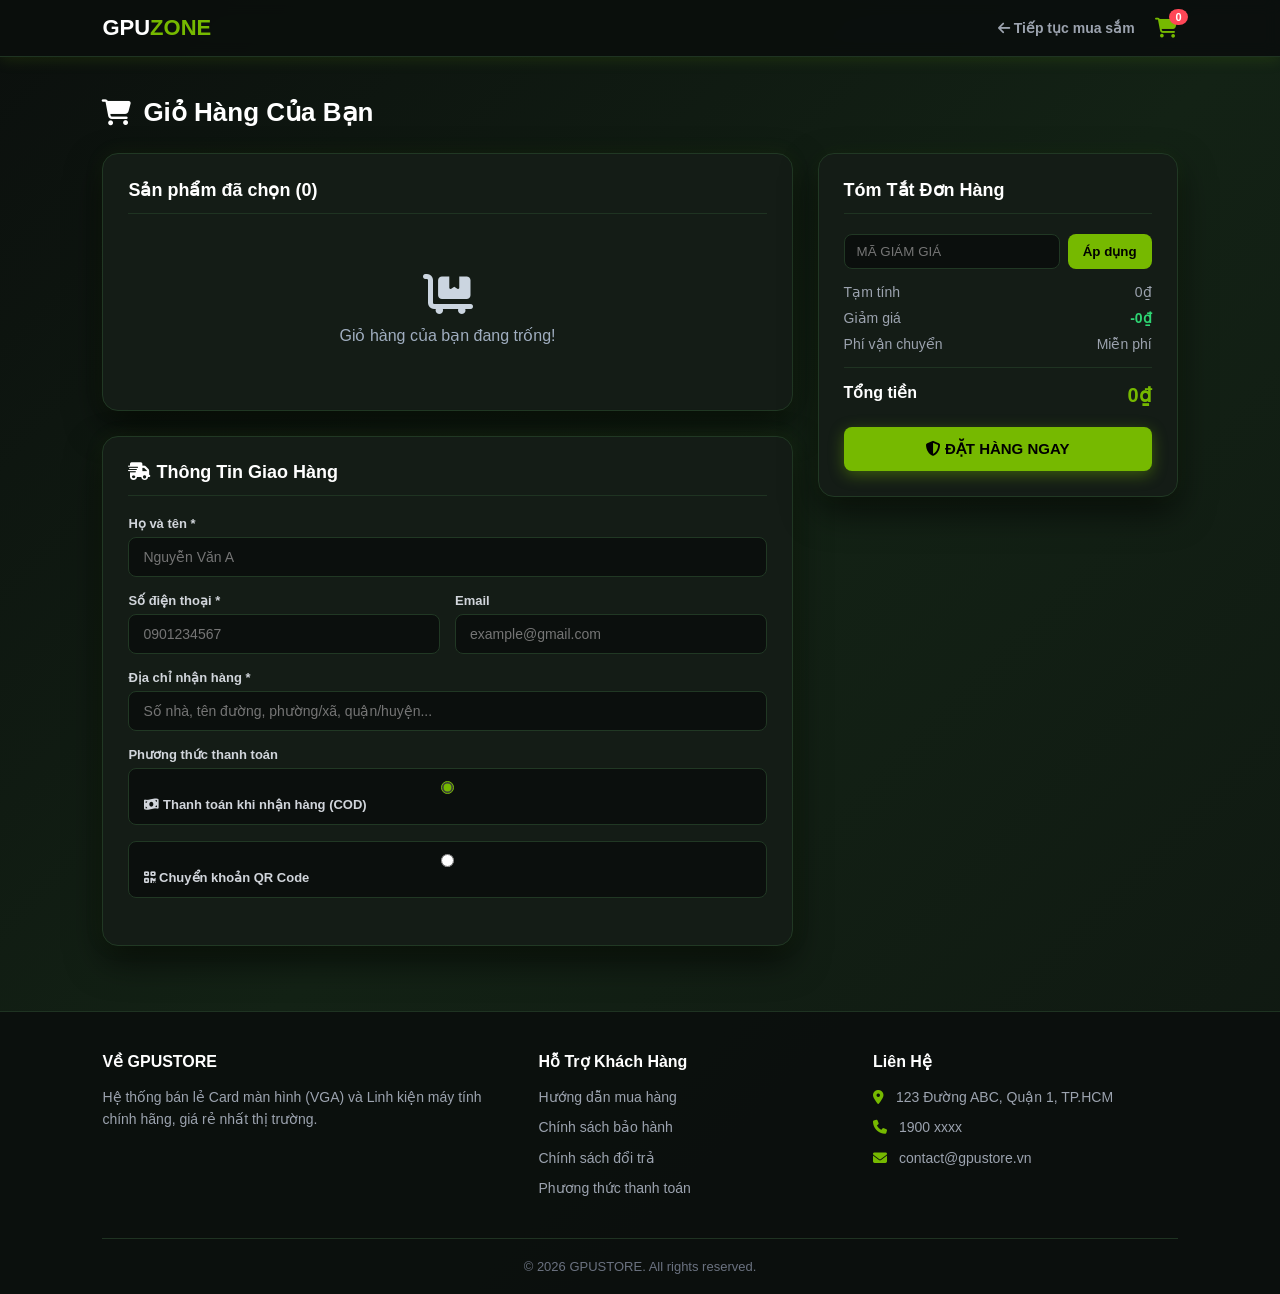
<file: store.html>
<!DOCTYPE html>
<html lang="vi">
<head>
  <meta charset="UTF-8">
  <meta name="viewport" content="width=device-width, initial-scale=1.0">
  <title>Giỏ Hàng - GPUZONE</title>
  <!-- CSS dùng chung và CSS giỏ hàng -->
  <link rel="stylesheet" href="./css/store.css">
  <link rel="stylesheet" href="https://cdnjs.cloudflare.com/ajax/libs/font-awesome/6.4.0/css/all.min.css">
  <link rel="icon" type="image/x-icon" href="./img/icon.png">
</head>
<body>

  <!-- HEADER / NAVBAR -->
  <header class="navbar">
    <div class="logo">
      <a href="./index.html">GPU<span>ZONE</span></a>
    </div>
    <nav>
      <a href="./index.html"><i class="fa-solid fa-arrow-left"></i> Tiếp tục mua sắm</a>
      <div class="cart-icon-nav">
        <i class="fa-solid fa-cart-shopping"></i>
        <span class="badge" id="cartBadge">0</span>
      </div>
    </nav>
  </header>

  <!-- MAIN CONTENT -->
  <main class="main-content">
    <div class="cart-wrapper">
      <h1 class="page-title"><i class="fa-solid fa-cart-shopping"></i> Giỏ Hàng Của Bạn</h1>

      <div class="cart-grid">
        <!-- CỘT TRÁI: DANH SÁCH SẢN PHẨM & FORM GIAO HÀNG -->
        <div class="cart-left">
          <!-- Danh sách sản phẩm -->
          <div class="cart-card">
            <h2>Sản phẩm đã chọn (<span id="totalItemsCount">0</span>)</h2>
            <div class="cart-items" id="cartItemsContainer">
              <!-- Sản phẩm được render tự động bằng JavaScript ở đây -->
            </div>
          </div>

          <!-- Form thông tin giao hàng -->
          <div class="cart-card">
            <h2><i class="fa-solid fa-truck-fast"></i> Thông Tin Giao Hàng</h2>
            <form id="checkoutForm">
              <div class="input-group">
                <label for="fullname">Họ và tên *</label>
                <input type="text" id="fullname" placeholder="Nguyễn Văn A" required>
              </div>

              <div class="form-row">
                <div class="input-group">
                  <label for="phone">Số điện thoại *</label>
                  <input type="tel" id="phone" placeholder="0901234567" required>
                </div>
                <div class="input-group">
                  <label for="email">Email</label>
                  <input type="email" id="email" placeholder="example@gmail.com">
                </div>
              </div>

              <div class="input-group">
                <label for="address">Địa chỉ nhận hàng *</label>
                <input type="text" id="address" placeholder="Số nhà, tên đường, phường/xã, quận/huyện..." required>
              </div>

              <div class="input-group">
                <label>Phương thức thanh toán</label>
                <div class="payment-options">
                  <label class="payment-item">
                    <input type="radio" name="payment" value="COD" checked>
                    <span><i class="fa-solid fa-money-bill-wave"></i> Thanh toán khi nhận hàng (COD)</span>
                  </label>
                  <label class="payment-item">
                    <input type="radio" name="payment" value="BANK">
                    <span><i class="fa-solid fa-qrcode"></i> Chuyển khoản QR Code</span>
                  </label>
                </div>
              </div>
            </form>
          </div>
        </div>

        <!-- CỘT PHẢI: TÓM TẮT ĐƠN HÀNG -->
        <div class="cart-right">
          <div class="cart-card summary-card">
            <h2>Tóm Tắt Đơn Hàng</h2>

            <!-- Nhập Mã Giảm Giá -->
            <div class="coupon-box">
              <input type="text" id="couponInput" placeholder="Mã giảm giá">
              <button type="button" id="applyCouponBtn">Áp dụng</button>
            </div>
            <p id="couponMsg" class="coupon-msg"></p>

            <!-- Bảng Giá -->
            <div class="summary-list">
              <div class="summary-row">
                <span>Tạm tính</span>
                <span id="subtotalPrice">0₫</span>
              </div>
              <div class="summary-row">
                <span>Giảm giá</span>
                <span id="discountPrice" class="discount-val">-0₫</span>
              </div>
              <div class="summary-row">
                <span>Phí vận chuyển</span>
                <span id="shippingPrice">Miễn phí</span>
              </div>
              <hr class="summary-divider">
              <div class="summary-row total-row">
                <span>Tổng tiền</span>
                <span id="totalPrice" class="total-val">0₫</span>
              </div>
            </div>

            <button type="button" class="btn-submit btn-checkout" id="checkoutBtn">
              <i class="fa-solid fa-shield-halved"></i> ĐẶT HÀNG NGAY
            </button>
          </div>
        </div>
      </div>
    </div>
  </main>

  <!-- FOOTER -->
  <footer>
        <div class="container">
            <div class="footer-grid">
                <div class="footer-col">
                    <h4>Về GPUSTORE</h4>
                    <p>Hệ thống bán lẻ Card màn hình (VGA) và Linh kiện máy tính chính hãng, giá rẻ nhất thị trường.</p>
                </div>
                <div class="footer-col">
                    <h4>Hỗ Trợ Khách Hàng</h4>
                    <ul>
                        <li><a href="#">Hướng dẫn mua hàng</a></li>
                        <li><a href="#">Chính sách bảo hành</a></li>
                        <li><a href="#">Chính sách đổi trả</a></li>
                        <li><a href="#">Phương thức thanh toán</a></li>
                    </ul>
                </div>
                <div class="footer-col">
                    <h4>Liên Hệ</h4>
                    <ul>
                        <li><i class="fa-solid fa-location-dot"></i> 123 Đường ABC, Quận 1, TP.HCM</li>
                        <li><i class="fa-solid fa-phone"></i> 1900 xxxx</li>
                        <li><i class="fa-solid fa-envelope"></i> contact@gpustore.vn</li>
                    </ul>
                </div>
            </div>
            <div class="copyright">
                <p>&copy; 2026 GPUSTORE. All rights reserved.</p>
            </div>
        </div>
    </footer>

  <script src="./js/store.js"></script>

  <script>
        window.embeddedChatbotConfig = {
            chatbotId: "tt4smAEgAD4iM_3HeQXkd",
            domain: "www.chatbase.co"
        }
    </script>
    <script
        src="https://www.chatbase.co/embed.min.js"
        chatbotId="tt4smAEgAD4iM_3HeQXkd"
        domain="www.chatbase.co"
        defer>
    </script>
</body>
</html>
</file>
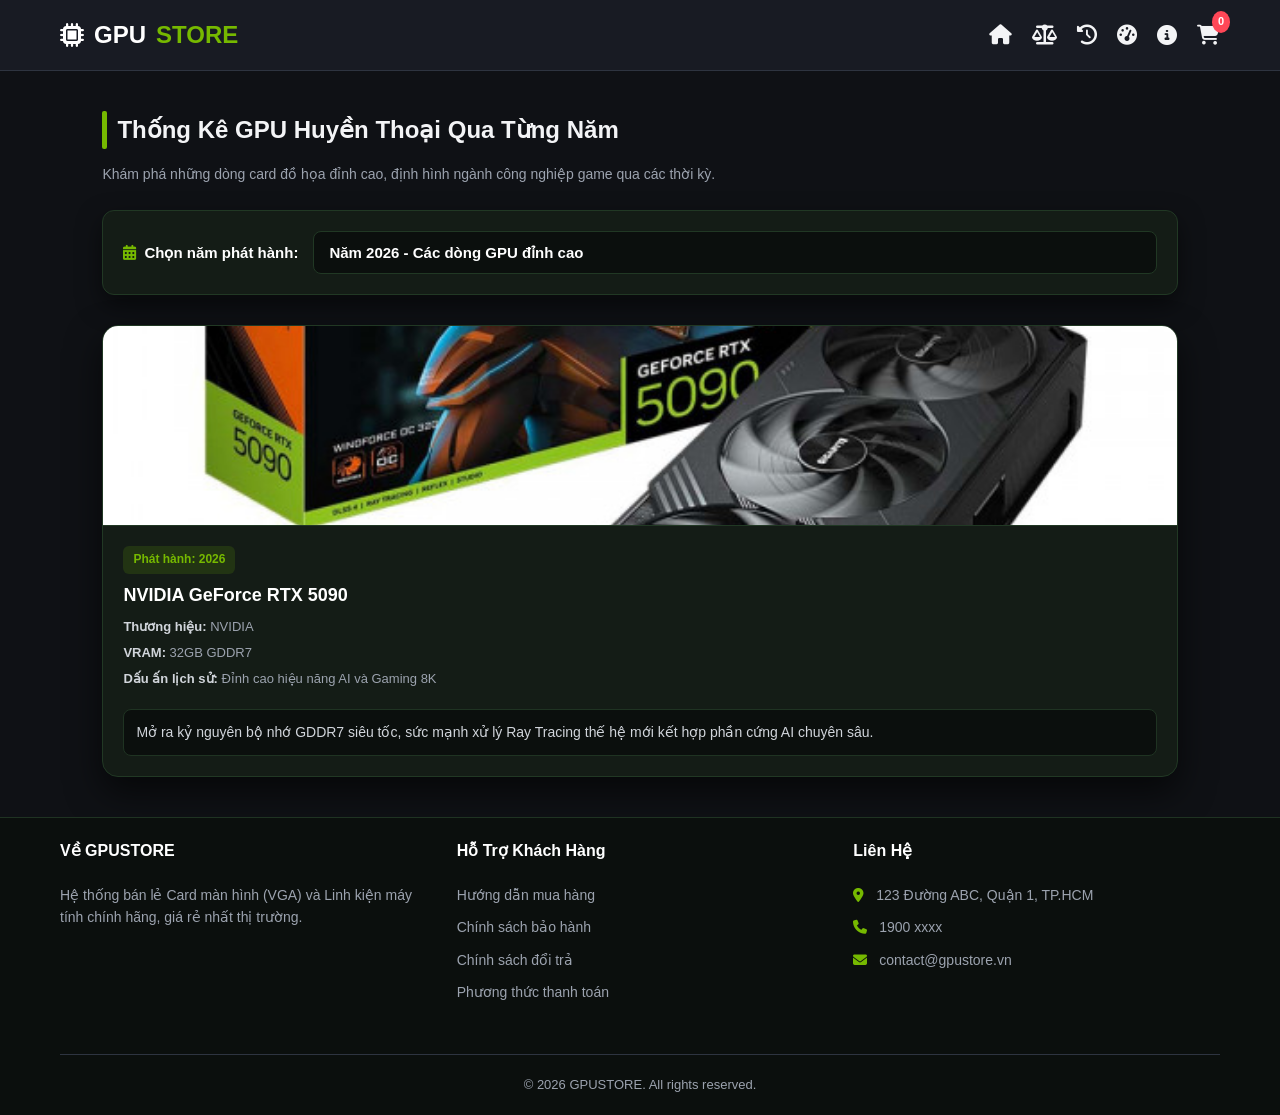
<file: thongke.html>
<!DOCTYPE html>
<html lang="vi">
<head>
    <meta charset="UTF-8">
    <meta name="viewport" content="width=device-width, initial-scale=1.0">
    <title>Lịch Sử GPU Huyền Thoại - GPUSTORE</title>
    <!-- FontAwesome cho Icon -->
    <link rel="stylesheet" href="https://cdnjs.cloudflare.com/ajax/libs/font-awesome/6.4.0/css/all.min.css">
    <!-- CSS Tổng -->
    <link rel="stylesheet" href="./css/index.css">
    <!-- CSS Riêng cho trang Lịch sử -->
    <link rel="stylesheet" href="./css/thongke.css">
    <link rel="icon" type="image/x-icon" href="./img/icon.png">
</head>
<body>

    <!-- HEADER / NAVIGATION -->
    <header>
        <div class="container navbar">
            <a href="./index.html" class="logo">
                <i class="fa-solid fa-microchip"></i> GPU<span>STORE</span>
            </a>
            <div class="nav-icons">
                <a href="./index.html" class="icon-btn" title="Trang chủ">
                    <i class="fa-solid fa-house"></i>
                </a>

                <a href="./sosanh.html" class="icon-btn" title="So sánh card đồ họa">
                    <i class="fa-solid fa-scale-balanced"></i>
                </a>

                <a href="./thongke.html" class="icon-btn" title="Lịch sử GPU qua các năm">
                    <i class="fa-solid fa-clock-rotate-left"></i>
                </a>

                <a href="./bottleneck.html" class="icon-btn" title="Kiểm tra nghẽn cổ chai & nguồn">
                    <i class="fa-solid fa-gauge-high"></i>
                </a>

                <a href="./about.html" class="icon-btn active" title="Giới thiệu về website">
                    <i class="fa-solid fa-circle-info"></i>
                </a>

                <a href="./store.html" class="icon-btn" id="cartBtn" title="Giỏ hàng của bạn">
                    <i class="fa-solid fa-cart-shopping"></i>
                    <span class="badge" id="cartCount">0</span>
                </a>
            </div>
        </div>
    </header>

    <!-- MAIN CONTENT -->
    <main class="main-content">
        <div class="history-wrapper">
            <h2 class="section-title" style="margin-bottom: 15px;">Thống Kê GPU Huyền Thoại Qua Từng Năm</h2>
            <p class="history-subtitle">Khám phá những dòng card đồ họa đỉnh cao, định hình ngành công nghiệp game qua các thời kỳ.</p>
            
            <!-- THANH CHỌN NĂM -->
            <div class="year-filter-container">
                <label for="yearSelect"><i class="fa-solid fa-calendar-days"></i> Chọn năm phát hành:</label>
                <select id="yearSelect" onchange="filterGPUByYear()">
                    <!-- Dữ liệu năm sẽ được JS render tự động -->
                </select>
            </div>

            <!-- DANH SÁCH CARD NỔI BẬT TRONG NĂM -->
            <div id="historyResult" class="history-grid">
                <!-- Nội dung kết quả render bằng JS -->
            </div>
        </div>
    </main>

    <!-- FOOTER -->
    <footer>
        <div class="container">
            <div class="footer-grid">
                <div class="footer-col">
                    <h4>Về GPUSTORE</h4>
                    <p>Hệ thống bán lẻ Card màn hình (VGA) và Linh kiện máy tính chính hãng, giá rẻ nhất thị trường.</p>
                </div>
                <div class="footer-col">
                    <h4>Hỗ Trợ Khách Hàng</h4>
                    <ul>
                        <li><a href="#">Hướng dẫn mua hàng</a></li>
                        <li><a href="#">Chính sách bảo hành</a></li>
                        <li><a href="#">Chính sách đổi trả</a></li>
                        <li><a href="#">Phương thức thanh toán</a></li>
                    </ul>
                </div>
                <div class="footer-col">
                    <h4>Liên Hệ</h4>
                    <ul>
                        <li><i class="fa-solid fa-location-dot"></i> 123 Đường ABC, Quận 1, TP.HCM</li>
                        <li><i class="fa-solid fa-phone"></i> 1900 xxxx</li>
                        <li><i class="fa-solid fa-envelope"></i> contact@gpustore.vn</li>
                    </ul>
                </div>
            </div>
            <div class="copyright">
                <p>&copy; 2026 GPUSTORE. All rights reserved.</p>
            </div>
        </div>
    </footer>

    <!-- JAVASCRIPT -->
    <script src="./js/thongke.js"></script>

    <script>
        window.embeddedChatbotConfig = {
            chatbotId: "tt4smAEgAD4iM_3HeQXkd",
            domain: "www.chatbase.co"
        }
    </script>
    <script
        src="https://www.chatbase.co/embed.min.js"
        chatbotId="tt4smAEgAD4iM_3HeQXkd"
        domain="www.chatbase.co"
        defer>
    </script>
</body>
</html>
</file>
<file: css/index.css>
/* === CSS RESET & GLOBAL STYLES === */
* {
    margin: 0;
    padding: 0;
    box-sizing: border-box;
    font-family: 'Segoe UI', Tahoma, Geneva, Verdana, sans-serif;
}

:root {
    --primary-color: #76b900; /* Màu xanh NVIDIA */
    --primary-dark: #5b9200;
    --bg-dark: #0f1115;
    --card-bg: #1a1d24;
    --text-light: #f3f4f6;
    --text-muted: #9ca3af;
    --accent-red: #ff4757;
    --border-color: #2e3440;
}

html {
    width: 100%;
    overflow-x: hidden;
}

body {
    background-color: var(--bg-dark);
    color: var(--text-light);
    line-height: 1.6;
    display: flex;
    flex-direction: column;
    min-height: 100vh;
    width: 100%;
    overflow-x: hidden;
    -webkit-font-smoothing: antialiased;
}

a {
    text-decoration: none;
    color: inherit;
}

.container {
    max-width: 1200px;
    margin: 0 auto;
    padding: 0 20px;
    width: 100%;
}

/* === HEADER === */
header {
    background-color: rgba(26, 29, 36, 0.95);
    position: sticky;
    top: 0;
    z-index: 1000;
    backdrop-filter: blur(10px);
    border-bottom: 1px solid var(--border-color);
    width: 100%;
}

.navbar {
    display: flex;
    justify-content: space-between;
    align-items: center;
    height: 70px;
    gap: 15px;
}

.logo {
    font-size: 24px;
    font-weight: 800;
    color: #fff;
    display: flex;
    align-items: center;
    gap: 10px;
    flex-shrink: 0;
}

.logo span {
    color: var(--primary-color);
}

.search-bar {
    display: flex;
    align-items: center;
    background-color: #2a2e39;
    padding: 8px 16px;
    border-radius: 20px;
    width: 350px;
    max-width: 100%;
    border: 1px solid var(--border-color);
    flex-shrink: 1;
}

.search-bar input {
    background: transparent;
    border: none;
    outline: none;
    color: #fff;
    width: 100%;
    padding-right: 10px;
    font-size: 14px;
}

.search-bar i {
    color: var(--text-muted);
    flex-shrink: 0;
}

.nav-icons {
    display: flex;
    align-items: center;
    gap: 20px;
    flex-shrink: 0;
}

.icon-btn {
    position: relative;
    color: var(--text-light);
    font-size: 20px;
    cursor: pointer;
    transition: color 0.3s;
}

.icon-btn:hover {
    color: var(--primary-color);
}

.badge {
    position: absolute;
    top: -8px;
    right: -10px;
    background-color: var(--accent-red);
    color: white;
    font-size: 11px;
    font-weight: bold;
    padding: 2px 6px;
    border-radius: 50%;
}

/* === HERO BANNER === */
.hero {
    background: linear-gradient(135deg, rgba(0,0,0,0.8), rgba(26,29,36,0.6)), 
                url('https://images.unsplash.com/photo-1591799264318-7e6ef8ddb7ea?q=80&w=1200&auto=format&fit=crop') center/cover;
    padding: 80px 0;
    border-bottom: 1px solid var(--border-color);
}

.hero-content {
    max-width: 600px;
}

.hero h1 {
    font-size: clamp(28px, 5vw, 42px);
    line-height: 1.2;
    margin-bottom: 20px;
}

.hero h1 span {
    color: var(--primary-color);
}

.hero p {
    color: var(--text-muted);
    font-size: clamp(15px, 2.5vw, 18px);
    margin-bottom: 30px;
}

.btn-primary {
    display: inline-block;
    background-color: var(--primary-color);
    color: #000;
    font-weight: 700;
    padding: 12px 30px;
    border-radius: 5px;
    transition: all 0.3s;
}

.btn-primary:hover {
    background-color: var(--primary-dark);
    color: #fff;
    transform: translateY(-2px);
}

/* === BRAND FILTERS & ADVANCED FILTERS === */
.brands {
    padding: 40px 0 20px 0;
}

.section-title {
    font-size: clamp(20px, 3vw, 24px);
    margin-bottom: 25px;
    position: relative;
    padding-left: 15px;
}

.section-title::before {
    content: '';
    position: absolute;
    left: 0;
    top: 0;
    height: 100%;
    width: 5px;
    background-color: var(--primary-color);
    border-radius: 2px;
}

.brand-grid {
    display: flex;
    gap: 12px;
    flex-wrap: wrap;
    margin-bottom: 15px;
}

.brand-btn {
    background-color: var(--card-bg);
    color: var(--text-light);
    border: 1px solid var(--border-color);
    padding: 10px 24px;
    border-radius: 6px;
    font-weight: 600;
    cursor: pointer;
    transition: all 0.3s;
}

.brand-btn:hover, .brand-btn.active {
    background-color: var(--primary-color);
    color: #000;
    border-color: var(--primary-color);
}

.advanced-filters {
    display: flex;
    gap: 15px;
    flex-wrap: wrap;
    margin-top: 15px;
}

.filter-select {
    background-color: var(--card-bg);
    color: var(--text-light);
    border: 1px solid var(--border-color);
    padding: 10px 18px;
    border-radius: 6px;
    font-size: 14px;
    font-weight: 600;
    cursor: pointer;
    outline: none;
    transition: all 0.3s;
}

.filter-select:hover, .filter-select:focus {
    border-color: var(--primary-color);
    box-shadow: 0 0 0 2px rgba(118, 185, 0, 0.2);
}

/* === PRODUCT GRID === */
.products {
    padding: 20px 0 80px 0;
}

.product-grid {
    display: grid;
    grid-template-columns: repeat(auto-fill, minmax(260px, 1fr));
    gap: 25px;
    min-height: 300px;
}

.loading-spinner, .no-product {
    grid-column: 1 / -1;
    text-align: center;
    padding: 60px 0;
    font-size: 18px;
    color: var(--text-muted);
}

.product-card {
    background-color: var(--card-bg);
    border-radius: 10px;
    overflow: hidden;
    border: 1px solid var(--border-color);
    transition: all 0.3s ease;
    position: relative;
    display: flex;
    flex-direction: column;
}

.product-card:hover {
    transform: translateY(-8px);
    box-shadow: 0 10px 20px rgba(0,0,0,0.5);
    border-color: var(--primary-color);
}

.tag {
    position: absolute;
    top: 12px;
    left: 12px;
    background-color: var(--accent-red);
    color: white;
    font-size: 12px;
    font-weight: bold;
    padding: 4px 8px;
    border-radius: 4px;
    z-index: 2;
}

.product-img {
    width: 100%;
    height: 200px;
    object-fit: cover;
    background-color: #252932;
    padding: 10px;
}

.product-info {
    padding: 20px;
    display: flex;
    flex-direction: column;
    flex-grow: 1;
}

.product-brand {
    font-size: 12px;
    color: var(--text-muted);
    text-transform: uppercase;
    letter-spacing: 1px;
    margin-bottom: 5px;
}

.product-name {
    font-size: 16px;
    font-weight: 600;
    margin-bottom: 10px;
    line-height: 1.4;
    height: 45px;
    overflow: hidden;
}

.product-specs {
    list-style: none;
    margin-bottom: 15px;
    font-size: 13px;
    color: var(--text-muted);
}

.product-specs li {
    margin-bottom: 4px;
}

.product-bottom {
    margin-top: auto;
    display: flex;
    align-items: center;
    justify-content: space-between;
    padding-top: 15px;
    border-top: 1px solid var(--border-color);
}

.price-box {
    display: flex;
    flex-direction: column;
}

.price {
    font-size: 18px;
    font-weight: 700;
    color: var(--primary-color);
}

.old-price {
    font-size: 13px;
    color: var(--text-muted);
    text-decoration: line-through;
}

.btn-add-cart {
    background-color: #2a2e39;
    color: var(--text-light);
    border: 1px solid var(--border-color);
    width: 40px;
    height: 40px;
    border-radius: 50%;
    display: flex;
    align-items: center;
    justify-content: center;
    cursor: pointer;
    transition: all 0.3s;
    flex-shrink: 0;
}

.btn-add-cart:hover {
    background-color: var(--primary-color);
    color: #000;
    border-color: var(--primary-color);
}

/* === FOOTER === */
footer {
    width: 100%;
    margin-top: auto;
    background-color: #090a0d;
    border-top: 1px solid var(--border-color);
    padding: 50px 0 20px 0;
    color: var(--text-muted);
    font-size: 14px;
}

.footer-grid {
    display: grid;
    grid-template-columns: repeat(auto-fit, minmax(220px, 1fr));
    gap: 30px;
    margin-bottom: 40px;
}

.footer-col h4 {
    color: #fff;
    font-size: 16px;
    margin-bottom: 20px;
}

.footer-col ul {
    list-style: none;
    padding: 0;
    margin: 0;
}

.footer-col ul li {
    margin-bottom: 10px;
}

.footer-col ul li a {
    color: var(--text-muted);
    transition: color 0.3s;
}

.footer-col ul li a:hover {
    color: var(--primary-color);
}

.footer-col p {
    line-height: 1.6;
    word-wrap: break-word;
    overflow-wrap: break-word;
}

.footer-col li i {
    color: var(--primary-color);
    margin-right: 8px;
}

.copyright {
    text-align: center;
    padding-top: 20px;
    border-top: 1px solid var(--border-color);
    font-size: 13px;
}

/* === CUSTOM NOTIFICATION MODAL === */
.custom-alert-overlay {
    position: fixed;
    top: 0;
    left: 0;
    width: 100%;
    height: 100%;
    background: rgba(0, 0, 0, 0.75);
    z-index: 9999;
    display: flex;
    justify-content: center;
    align-items: center;
    backdrop-filter: blur(5px);
    animation: fadeIn 0.2s ease-in-out;
    padding: 16px;
}

.custom-alert-box {
    background-color: #141c16;
    border: 1px solid #213824;
    border-radius: 14px;
    padding: 25px 30px;
    width: 90%;
    max-width: 380px;
    text-align: center;
    box-shadow: 0 20px 40px rgba(0, 0, 0, 0.7), 0 0 20px rgba(118, 185, 0, 0.1);
    color: #f3f4f6;
}

.custom-alert-box i {
    font-size: 40px;
    color: #76b900;
    margin-bottom: 15px;
}

.custom-alert-box h3 {
    font-size: 18px;
    color: #ffffff;
    margin-bottom: 10px;
}

.custom-alert-box p {
    font-size: 14px;
    color: #9ca3af;
    margin-bottom: 20px;
    line-height: 1.4;
}

.custom-alert-btn {
    background: #76b900;
    color: #000000;
    border: none;
    padding: 10px 25px;
    border-radius: 8px;
    font-weight: 700;
    font-size: 14px;
    cursor: pointer;
    transition: opacity 0.2s ease;
    width: 100%;
}

.custom-alert-btn:hover {
    opacity: 0.9;
}

@keyframes fadeIn {
    from { opacity: 0; transform: translateY(10px); }
    to { opacity: 1; transform: translateY(0); }
}

/* =========================================
   RESPONSIVE - TỐT NHẤT CHO MỌI THIẾT BỊ
   ========================================= */

/* Laptop / Tablet ngang */
@media (max-width: 1024px) {
    .container {
        padding: 0 16px;
    }

    .search-bar {
        width: 280px;
    }

    .product-grid {
        grid-template-columns: repeat(auto-fill, minmax(220px, 1fr));
        gap: 18px;
    }

    .hero {
        padding: 60px 0;
    }
}

/* Tablet dọc & Mobile lớn */
@media (max-width: 768px) {
    .container {
        padding: 0 14px;
    }

    .navbar {
        height: 60px;
        gap: 10px;
    }

    .logo {
        font-size: 20px;
        gap: 6px;
    }

    /* Ẩn search bar trên mobile (giữ nav gọn) */
    .search-bar {
        display: none;
    }

    .nav-icons {
        gap: 14px;
    }

    .icon-btn {
        font-size: 18px;
    }

    .hero {
        padding: 40px 0;
    }

    .hero h1 {
        font-size: 28px;
        margin-bottom: 14px;
    }

    .hero p {
        font-size: 15px;
        margin-bottom: 20px;
    }

    .btn-primary {
        padding: 11px 22px;
        font-size: 14px;
        width: 100%;
        text-align: center;
    }

    .brands {
        padding: 28px 0 16px 0;
    }

    .section-title {
        font-size: 20px;
        margin-bottom: 18px;
    }

    .brand-btn {
        padding: 8px 16px;
        font-size: 13px;
    }

    .advanced-filters {
        gap: 10px;
    }

    .filter-select {
        padding: 9px 14px;
        font-size: 13px;
        flex: 1 1 auto;
        min-width: 140px;
    }

    .products {
        padding: 16px 0 50px 0;
    }

    .product-grid {
        grid-template-columns: repeat(auto-fill, minmax(160px, 1fr));
        gap: 14px;
    }

    .product-img {
        height: 150px;
        padding: 8px;
    }

    .product-info {
        padding: 14px;
    }

    .product-name {
        font-size: 14px;
        height: 40px;
    }

    .product-specs {
        font-size: 12px;
    }

    .price {
        font-size: 16px;
    }

    .btn-add-cart {
        width: 36px;
        height: 36px;
    }

    /* Tắt hover lift trên mobile */
    .product-card:hover {
        transform: none;
    }

    footer {
        padding: 35px 0 16px 0;
    }

    .footer-grid {
        grid-template-columns: 1fr;
        gap: 24px;
        margin-bottom: 28px;
    }

    .footer-col h4 {
        margin-bottom: 14px;
        font-size: 15px;
    }

    .custom-alert-box {
        padding: 20px 18px;
    }
}

/* Điện thoại vừa & nhỏ */
@media (max-width: 480px) {
    .container {
        padding: 0 12px;
    }

    .navbar {
        height: 56px;
    }

    .logo {
        font-size: 18px;
    }

    .nav-icons {
        gap: 12px;
    }

    .icon-btn {
        font-size: 17px;
    }

    .hero {
        padding: 32px 0;
    }

    .hero h1 {
        font-size: 24px;
    }

    .hero p {
        font-size: 14px;
    }

    .brands {
        padding: 22px 0 12px 0;
    }

    .section-title {
        font-size: 18px;
        margin-bottom: 14px;
        padding-left: 12px;
    }

    .section-title::before {
        width: 4px;
    }

    .brand-grid {
        gap: 8px;
    }

    .brand-btn {
        padding: 7px 12px;
        font-size: 12px;
    }

    .filter-select {
        width: 100%;
        min-width: 0;
    }

    .product-grid {
        grid-template-columns: 1fr 1fr; /* Luôn 2 cột trên mobile nhỏ */
        gap: 10px;
    }

    .product-img {
        height: 130px;
    }

    .product-info {
        padding: 12px;
    }

    .product-name {
        font-size: 13px;
        height: 36px;
        margin-bottom: 6px;
    }

    .product-specs {
        display: none; /* Ẩn specs để card gọn hơn trên mobile rất nhỏ */
    }

    .product-bottom {
        padding-top: 10px;
    }

    .price {
        font-size: 14px;
    }

    .old-price {
        font-size: 11px;
    }

    .btn-add-cart {
        width: 32px;
        height: 32px;
        font-size: 13px;
    }

    footer {
        padding: 28px 0 14px 0;
        font-size: 13px;
    }

    .footer-grid {
        gap: 20px;
        margin-bottom: 20px;
    }

    .footer-col h4 {
        font-size: 14px;
        margin-bottom: 12px;
    }

    .copyright {
        font-size: 12px;
    }

    .custom-alert-box {
        padding: 18px 14px;
        width: 95%;
    }

    .custom-alert-box i {
        font-size: 34px;
    }

    .custom-alert-box h3 {
        font-size: 16px;
    }
}

/* Màn hình rất nhỏ */
@media (max-width: 360px) {
    .container {
        padding: 0 10px;
    }

    .logo {
        font-size: 16px;
    }

    .nav-icons {
        gap: 10px;
    }

    .product-grid {
        grid-template-columns: 1fr; /* 1 cột khi quá hẹp */
        gap: 12px;
    }

    .product-img {
        height: 160px;
    }

    .product-name {
        height: auto;
        max-height: 40px;
    }

    .hero h1 {
        font-size: 22px;
    }
}
</file>
<file: css/about.css>
/* === CSS CHO TRANG GIỚI THIỆU (about.css) === */
* {
    margin: 0;
    padding: 0;
    box-sizing: border-box;
    font-family: 'Segoe UI', -apple-system, BlinkMacSystemFont, Roboto, sans-serif;
}

body {
    display: flex;
    flex-direction: column;
    min-height: 100vh;
    margin: 0;
    background: linear-gradient(135deg, #0b0f0d 0%, #132215 50%, #0f1711 100%);
    color: #f3f4f6;
    -webkit-font-smoothing: antialiased;
}

.main-content {
    flex: 1;
    padding: 40px 8%;
    width: 100%;
}

.about-wrapper {
    max-width: 1000px;
    margin: 0 auto;
    width: 100%;
}

.about-hero {
    text-align: center;
    margin-bottom: 40px;
}

.about-hero h1 {
    font-size: clamp(22px, 5vw, 32px);
    color: #ffffff;
    margin-bottom: 12px;
    line-height: 1.3;
}

.about-hero h1 span {
    color: #76b900;
}

.about-hero p {
    color: #9ca3af;
    font-size: clamp(13px, 2.5vw, 16px);
    max-width: 700px;
    margin: 0 auto;
    line-height: 1.6;
}

.about-card {
    background-color: #141c16;
    border: 1px solid #213824;
    border-radius: 16px;
    padding: 30px;
    margin-bottom: 30px;
    box-shadow: 0 10px 25px rgba(0, 0, 0, 0.5);
}

.about-card h2 {
    font-size: clamp(17px, 3vw, 20px);
    color: #ffffff;
    margin-bottom: 18px;
    display: flex;
    align-items: center;
    gap: 10px;
}

.about-card h2 i {
    color: #76b900;
    flex-shrink: 0;
}

.about-card p {
    color: #d1d5db;
    font-size: clamp(13px, 2.2vw, 15px);
    line-height: 1.7;
}

/* ĐỊNH DẠNG LƯỚI TÍNH NĂNG */
.features-grid {
    display: grid;
    grid-template-columns: repeat(auto-fit, minmax(260px, 1fr));
    gap: 20px;
    margin-top: 15px;
}

.feature-item {
    background-color: #0b0f0d;
    border: 1px solid #213824;
    border-radius: 12px;
    padding: 20px;
    text-align: center;
    transition: border-color 0.2s ease, transform 0.2s ease;
}

.feature-item:hover {
    border-color: #76b900;
    transform: translateY(-5px);
}

.feature-item i {
    font-size: 30px;
    color: #76b900;
    margin-bottom: 12px;
}

.feature-item h3 {
    font-size: 16px;
    color: #ffffff;
    margin-bottom: 8px;
}

.feature-item p {
    font-size: 13px;
    color: #9ca3af;
    line-height: 1.5;
}

/* DANH SÁCH CAM KẾT */
.commit-list {
    list-style: none;
    padding: 0;
    margin: 0;
    display: flex;
    flex-direction: column;
    gap: 15px;
}

.commit-list li {
    color: #d1d5db;
    font-size: clamp(13px, 2.2vw, 15px);
    display: flex;
    align-items: flex-start;
    gap: 12px;
    line-height: 1.6;
}

.commit-list li i {
    color: #76b900;
    margin-top: 4px;
    flex-shrink: 0;
}

/* FOOTER BÁM ĐÁY */
footer {
    width: 100%;
    margin-top: auto;
    background-color: rgba(11, 15, 13, 0.95);
    border-top: 1px solid #1f3322;
    padding: 20px 0;
}

/* =========================================
   RESPONSIVE - THÍCH ỨNG MỌI THIẾT BỊ
   ========================================= */

/* Màn hình lớn (Desktop lớn - trên 1200px) */
@media screen and (min-width: 1200px) {
    .main-content {
        padding: 50px 10%;
    }

    .about-wrapper {
        max-width: 1100px;
    }
}

/* Máy tính bảng ngang / Laptop nhỏ (dưới 1024px) */
@media screen and (max-width: 1024px) {
    .main-content {
        padding: 35px 5%;
    }

    .features-grid {
        grid-template-columns: repeat(auto-fit, minmax(240px, 1fr));
        gap: 18px;
    }
}

/* Tablet dọc & điện thoại lớn (dưới 768px) */
@media screen and (max-width: 768px) {
    .main-content {
        padding: 28px 4.5%;
    }

    .about-hero {
        margin-bottom: 30px;
    }

    .about-card {
        padding: 22px 18px;
        margin-bottom: 22px;
        border-radius: 14px;
    }

    .about-card h2 {
        margin-bottom: 14px;
        gap: 8px;
    }

    .features-grid {
        grid-template-columns: 1fr; /* 1 cột trên mobile */
        gap: 14px;
    }

    .feature-item {
        padding: 18px 16px;
    }

    .feature-item:hover {
        transform: none; /* Tắt hover lift trên mobile để tránh giật */
    }

    .feature-item i {
        font-size: 26px;
        margin-bottom: 10px;
    }

    .feature-item h3 {
        font-size: 15px;
    }

    .commit-list {
        gap: 12px;
    }

    .commit-list li {
        gap: 10px;
    }
}

/* Điện thoại vừa & nhỏ (dưới 480px) */
@media screen and (max-width: 480px) {
    .main-content {
        padding: 20px 4%;
    }

    .about-hero {
        margin-bottom: 24px;
    }

    .about-card {
        padding: 18px 14px;
        margin-bottom: 18px;
        border-radius: 12px;
    }

    .about-card h2 {
        font-size: 16px;
        margin-bottom: 12px;
    }

    .feature-item {
        padding: 16px 14px;
    }

    .feature-item i {
        font-size: 24px;
    }

    .feature-item h3 {
        font-size: 14.5px;
    }

    .feature-item p {
        font-size: 12.5px;
    }

    footer {
        padding: 16px 0;
    }
}

/* Màn hình rất nhỏ (dưới 360px) */
@media screen and (max-width: 360px) {
    .main-content {
        padding: 16px 3.5%;
    }

    .about-card {
        padding: 15px 12px;
    }

    .about-card h2 {
        font-size: 15px;
        flex-wrap: wrap;
    }

    .feature-item {
        padding: 14px 12px;
    }
}
</file>
<file: css/bottleneck.css>
/* === CSS CHO TRANG CÔNG CỤ BOTTLENECK & PSU === */
* {
    margin: 0;
    padding: 0;
    box-sizing: border-box;
    font-family: 'Segoe UI', -apple-system, BlinkMacSystemFont, Roboto, sans-serif;
}

html {
    width: 100%;
    overflow-x: hidden;
}

body {
    display: flex;
    flex-direction: column;
    min-height: 100vh;
    margin: 0;
    width: 100%;
    max-width: 100%;
    overflow-x: hidden;
    background: linear-gradient(135deg, #0b0f0d 0%, #132215 50%, #0f1711 100%);
    color: #f3f4f6;
    -webkit-font-smoothing: antialiased;
}

.main-content {
    flex: 1;
    padding: 40px 8%;
    width: 100%;
}

.tool-wrapper {
    max-width: 1000px;
    margin: 0 auto;
    width: 100%;
}

.tool-subtitle {
    color: #9ca3af;
    font-size: clamp(13px, 2.2vw, 14px);
    margin-bottom: 25px;
    line-height: 1.5;
}

.tool-grid-selectors {
    display: grid;
    grid-template-columns: 1fr 1fr;
    gap: 20px;
    margin-bottom: 20px;
}

.tool-box {
    background-color: #141c16;
    border: 1px solid #213824;
    border-radius: 12px;
    padding: 20px;
    box-shadow: 0 10px 25px rgba(0, 0, 0, 0.5);
}

.tool-box h3 {
    font-size: clamp(14px, 2.5vw, 15px);
    color: #ffffff;
    margin-bottom: 12px;
    display: flex;
    align-items: center;
    gap: 8px;
}

.tool-box h3 i {
    color: #76b900;
    flex-shrink: 0;
}

.tool-box select {
    width: 100%;
    padding: 12px 14px;
    background-color: #0b0f0d;
    border: 1px solid #213824;
    border-radius: 8px;
    color: #ffffff;
    font-size: 14px;
    outline: none;
    cursor: pointer;
    appearance: none;
    -webkit-appearance: none;
    background-image: url("data:image/svg+xml,%3Csvg xmlns='http://www.w3.org/2000/svg' width='12' height='12' viewBox='0 0 12 12'%3E%3Cpath fill='%239ca3af' d='M6 8L1 3h10z'/%3E%3C/svg%3E");
    background-repeat: no-repeat;
    background-position: right 14px center;
    padding-right: 36px;
}

.tool-box select:focus {
    border-color: #76b900;
    box-shadow: 0 0 0 2px rgba(118, 185, 0, 0.2);
}

.btn-analyze {
    background-color: #76b900;
    color: #000000;
    border: none;
    padding: 14px 30px;
    border-radius: 8px;
    font-size: clamp(14px, 2.5vw, 16px);
    font-weight: bold;
    cursor: pointer;
    box-shadow: 0 4px 15px rgba(118, 185, 0, 0.4);
    transition: opacity 0.2s ease, transform 0.1s ease;
    display: inline-block;
}

.btn-analyze:hover {
    opacity: 0.9;
}

.btn-analyze:active {
    transform: scale(0.98);
}

.analysis-card {
    background-color: #141c16;
    border: 1px solid #213824;
    border-radius: 16px;
    padding: 30px;
    box-shadow: 0 15px 35px rgba(0, 0, 0, 0.6);
    animation: fadeIn 0.3s ease-in-out;
}

@keyframes fadeIn {
    from { opacity: 0; transform: translateY(10px); }
    to { opacity: 1; transform: translateY(0); }
}

.analysis-header {
    font-size: clamp(17px, 3vw, 20px);
    color: #ffffff;
    font-weight: bold;
    margin-bottom: 20px;
    padding-bottom: 12px;
    border-bottom: 1px solid #1f3322;
    display: flex;
    align-items: center;
    gap: 10px;
}

.analysis-header i {
    color: #76b900;
    flex-shrink: 0;
}

.result-row {
    display: grid;
    grid-template-columns: 1fr 1fr;
    gap: 20px;
    margin-bottom: 20px;
}

.result-box {
    background-color: #0b0f0d;
    border: 1px solid #213824;
    border-radius: 10px;
    padding: 20px;
}

.result-box h4 {
    color: #9ca3af;
    font-size: clamp(12px, 2vw, 14px);
    margin-bottom: 8px;
}

.result-value {
    font-size: clamp(18px, 4vw, 22px);
    font-weight: bold;
    color: #76b900;
    word-break: break-word;
}

.result-desc {
    font-size: clamp(12px, 2vw, 13px);
    color: #d1d5db;
    margin-top: 8px;
    line-height: 1.5;
    word-wrap: break-word;
    overflow-wrap: break-word;
}

/* Footer */
footer {
    width: 100%;
    margin-top: auto;
    background-color: rgba(11, 15, 13, 0.95);
    border-top: 1px solid #1f3322;
    padding: 20px 0;
}

/* =========================================
   RESPONSIVE – TỐI ƯU MỌI THIẾT BỊ
   ========================================= */

/* Desktop lớn */
@media screen and (min-width: 1200px) {
    .main-content {
        padding: 50px 10%;
    }

    .tool-wrapper {
        max-width: 1100px;
    }
}

/* Laptop / Tablet ngang */
@media screen and (max-width: 1024px) {
    .main-content {
        padding: 32px 5%;
    }

    .tool-grid-selectors,
    .result-row {
        gap: 16px;
    }
}

/* Tablet dọc & Mobile lớn */
@media screen and (max-width: 768px) {
    .main-content {
        padding: 20px 16px;
        width: 100%;
        max-width: 100%;
    }

    .tool-wrapper {
        max-width: 100%;
        width: 100%;
        margin: 0 auto;
        padding: 0;
    }

    .tool-subtitle {
        margin-bottom: 16px;
        font-size: 13px;
    }

    /* 2 cột → 1 cột */
    .tool-grid-selectors {
        grid-template-columns: 1fr;
        gap: 12px;
        margin-bottom: 16px;
    }

    .tool-box {
        padding: 16px;
        width: 100%;
    }

    .tool-box h3 {
        font-size: 14px;
        margin-bottom: 10px;
    }

    .tool-box select {
        padding: 12px 14px;
        padding-right: 36px;
        font-size: 14px;
    }

    /* Nút full-width, dễ bấm */
    .btn-analyze {
        width: 100%;
        display: block;
        padding: 14px 16px;
        font-size: 15px;
        text-align: center;
    }

    .analysis-card {
        padding: 20px 16px;
        width: 100%;
        border-radius: 14px;
    }

    .analysis-header {
        font-size: 17px;
        margin-bottom: 16px;
        padding-bottom: 10px;
        gap: 8px;
        flex-wrap: wrap;
    }

    .result-row {
        grid-template-columns: 1fr;
        gap: 12px;
        margin-bottom: 16px;
    }

    .result-box {
        padding: 16px;
        width: 100%;
    }

    .result-value {
        font-size: 20px;
    }

    footer {
        padding: 16px;
        width: 100%;
    }

    footer p,
    footer li,
    footer a,
    .tool-subtitle,
    .result-desc {
        word-wrap: break-word;
        overflow-wrap: break-word;
        white-space: normal;
        max-width: 100%;
    }
}

/* Điện thoại vừa */
@media screen and (max-width: 480px) {
    .main-content {
        padding: 16px 12px;
    }

    .tool-subtitle {
        margin-bottom: 14px;
        font-size: 12.5px;
    }

    .tool-box {
        padding: 14px;
        border-radius: 10px;
    }

    .tool-box h3 {
        font-size: 13.5px;
        margin-bottom: 8px;
        gap: 6px;
    }

    .tool-box select {
        padding: 11px 12px;
        padding-right: 34px;
        font-size: 13.5px;
    }

    .btn-analyze {
        padding: 13px 14px;
        font-size: 14.5px;
        border-radius: 8px;
    }

    .analysis-card {
        padding: 16px 14px;
        border-radius: 12px;
    }

    .analysis-header {
        font-size: 16px;
        margin-bottom: 14px;
    }

    .result-box {
        padding: 14px;
        border-radius: 8px;
    }

    .result-value {
        font-size: 18px;
    }

    .result-desc {
        font-size: 12.5px;
    }

    footer {
        padding: 14px 12px;
    }
}

/* Điện thoại nhỏ */
@media screen and (max-width: 360px) {
    .main-content {
        padding: 12px 10px;
    }

    .tool-box {
        padding: 12px;
    }

    .tool-box h3 {
        font-size: 13px;
    }

    .tool-box select {
        padding: 10px 12px;
        padding-right: 32px;
        font-size: 13px;
    }

    .btn-analyze {
        padding: 12px;
        font-size: 14px;
    }

    .analysis-card {
        padding: 14px 12px;
    }

    .analysis-header {
        font-size: 15px;
    }

    .result-box {
        padding: 12px;
    }

    .result-value {
        font-size: 17px;
    }

    footer {
        padding: 12px 10px;
    }
}
</file>
<file: css/login.css>
/* Sửa triệt để lỗi cuộn và đẩy footer xuống đáy */
html {
  height: 100%;
  overflow-y: auto;
  box-sizing: border-box;
}

*, *:before, *:after {
  box-sizing: inherit;
}

body {
  min-height: 100%;
  display: flex;
  flex-direction: column;
  margin: 0;
  padding: 0;
  background: linear-gradient(135deg, #0b0f0d 0%, #132215 50%, #0f1711 100%);
  color: #f3f4f6;
  font-family: 'Segoe UI', -apple-system, BlinkMacSystemFont, Roboto, sans-serif;
  overflow-x: hidden;
}

a {
  text-decoration: none;
  color: inherit;
}

/* ================= HEADER / NAVBAR ================= */
.navbar {
  display: flex;
  justify-content: space-between;
  align-items: center;
  padding: 15px 8%;
  background-color: rgba(11, 15, 13, 0.95);
  box-shadow: 0 2px 15px rgba(118, 185, 0, 0.15);
  position: sticky;
  top: 0;
  z-index: 100;
  backdrop-filter: blur(8px);
  border-bottom: 1px solid #1f3322;
}

.logo a {
  font-size: 22px;
  font-weight: 800;
  color: #ffffff;
}

.logo span {
  color: #76b900;
}

.navbar nav {
  display: flex;
  align-items: center;
}

.navbar nav a {
  margin-left: 20px;
  font-size: 14px;
  font-weight: 600;
  color: #9ca3af;
  transition: color 0.25s ease;
}

.navbar nav a:hover {
  color: #76b900;
}

.btn-signup-nav {
  background: #76b900;
  color: #000000 !important;
  padding: 8px 18px;
  border-radius: 20px;
  font-weight: 600 !important;
  box-shadow: 0 4px 12px rgba(118, 185, 0, 0.4);
  transition: opacity 0.2s ease, transform 0.1s ease !important;
}

.btn-signup-nav:hover {
  opacity: 0.9;
  transform: translateY(-1px);
}

/* ================= PHẦN THÂN (CANH GIỮA FORM) ================= */
.main-content {
  flex: 1 0 auto; /* Đảm bảo đẩy footer xuống đáy hoàn hảo */
  display: flex;
  justify-content: center;
  align-items: center;
  padding: 50px 20px;
}

.login-container,
.auth-container {
  background-color: #141c16;
  width: 100%;
  max-width: 420px;
  padding: 35px 30px;
  border-radius: 16px;
  border: 1px solid #213824;
  box-shadow: 0 15px 35px rgba(0, 0, 0, 0.6), 0 0 20px rgba(118, 185, 0, 0.08);
}

.auth-form h2 {
  color: #ffffff;
  text-align: center;
  font-size: 26px;
  font-weight: 700;
  margin-bottom: 6px;
}

.auth-form .subtitle {
  color: #9ca3af;
  text-align: center;
  font-size: 14px;
  margin-bottom: 22px;
}

.input-group {
  margin-bottom: 16px;
}

.input-group label {
  display: block;
  margin-bottom: 6px;
  color: #d1d5db;
  font-size: 13px;
  font-weight: 600;
}

.input-group input {
  width: 100%;
  padding: 12px 14px;
  border: 1px solid #213824;
  border-radius: 8px;
  font-size: 14px;
  color: #ffffff;
  background-color: #0b0f0d;
  transition: border-color 0.25s ease;
  outline: none;
}

.input-group input:focus {
  border-color: #76b900;
  background-color: #0b0f0d;
  box-shadow: 0 0 0 3px rgba(118, 185, 0, 0.25);
}

.error-message {
  color: #ff4757;
  font-size: 13px;
  margin-top: 6px;
  display: none;
}

.btn-submit {
  width: 100%;
  padding: 13px;
  background: #76b900;
  color: #000000;
  border: none;
  border-radius: 8px;
  font-size: 15px;
  font-weight: 700;
  cursor: pointer;
  box-shadow: 0 4px 15px rgba(118, 185, 0, 0.4);
  transition: opacity 0.2s ease, transform 0.1s ease;
  margin-top: 10px;
}

.btn-submit:hover {
  opacity: 0.9;
}

.btn-submit:active {
  transform: scale(0.98);
}

.switch-link,
.signup-link {
  text-align: center;
  margin-top: 20px;
  font-size: 13px;
  color: #9ca3af;
}

.switch-link a,
.signup-link a {
  color: #76b900 !important;
  text-decoration: none;
  font-weight: 600;
}

.switch-link a:hover,
.signup-link a:hover {
  text-decoration: underline;
  opacity: 0.85;
}

/* ========== FOOTER ========== */
footer,
.footer {
  width: 100%;
  background-color: #090a0d;
  border-top: 1px solid #1f3322;
  padding: 48px 8% 28px;
  margin-top: auto;
  color: #9ca3af;
  font-size: 14px;
}

/* 3 cột ngang – tự xuống hàng khi thiếu chỗ */
.footer-grid,
footer .container,
.footer-content {
  display: grid;
  grid-template-columns: repeat(3, 1fr);
  gap: 40px 48px;
  max-width: 1100px;
  margin: 0 auto 32px;
  align-items: start;
}

.footer-col h4,
footer h4 {
  color: #ffffff;
  font-size: 15px;
  font-weight: 700;
  margin-bottom: 16px;
  white-space: nowrap; /* Tiêu đề không bị xuống dòng */
}

.footer-col p,
footer p {
  color: #9ca3af;
  line-height: 1.65;
  font-size: 13.5px;
  margin: 0;
}

.footer-col ul,
footer ul {
  list-style: none;
  padding: 0;
  margin: 0;
}

.footer-col ul li,
footer ul li {
  margin-bottom: 10px;
  line-height: 1.5;
}

.footer-col a,
footer a,
.footer a {
  color: #9ca3af !important;
  text-decoration: none !important;
  font-size: 13.5px;
  transition: color 0.2s ease;
}

.footer-col a:hover,
footer a:hover,
.footer a:hover {
  color: #76b900 !important;
}

.footer-col li i,
footer li i {
  color: #76b900;
  margin-right: 8px;
  width: 16px;
  display: inline-block;
  text-align: center;
}

/* Copyright luôn full-width, nằm dưới */
.copyright,
footer .copyright,
.footer-bottom {
  display: block;
  width: 100%;
  text-align: center;
  padding-top: 24px;
  border-top: 1px solid #1f3322;
  font-size: 13px;
  color: #6b7280;
  max-width: 1100px;
  margin: 0 auto;
  clear: both;
}

/* =========================================
   RESPONSIVE FOOTER
   ========================================= */

/* Tablet: vẫn 3 cột nhưng thu gap */
@media screen and (max-width: 1024px) {
  footer,
  .footer {
    padding: 40px 5% 24px;
  }

  .footer-grid,
  footer .container,
  .footer-content {
    gap: 28px 32px;
  }
}

/* Dưới 900px: chuyển 1 cột (tránh chữ bị bóp) */
@media screen and (max-width: 900px) {
  .footer-grid,
  footer .container,
  .footer-content {
    grid-template-columns: 1fr;
    gap: 28px;
    margin-bottom: 28px;
  }

  .footer-col h4,
  footer h4 {
    white-space: normal;
    margin-bottom: 12px;
  }
}

@media screen and (max-width: 480px) {
  footer,
  .footer {
    padding: 32px 4% 20px;
  }

  .footer-grid,
  footer .container,
  .footer-content {
    gap: 24px;
    margin-bottom: 24px;
  }

  .footer-col h4,
  footer h4 {
    font-size: 14.5px;
  }

  .footer-col p,
  footer p,
  .footer-col a,
  footer a {
    font-size: 13px;
  }

  .copyright,
  .footer-bottom {
    font-size: 12.5px;
    padding-top: 18px;
  }
}

/* ================= RESPONSIVE ================= */
@media screen and (max-width: 850px) {
  .navbar {
    flex-direction: column;
    padding: 15px 5%;
    gap: 15px;
  }

  .navbar nav {
    display: flex;
    flex-wrap: wrap;
    justify-content: center;
    gap: 12px;
  }

  .navbar nav a {
    margin-left: 0;
    font-size: 14px;
  }
}

@media screen and (max-width: 768px) {
  .main-content {
    align-items: flex-start;
    padding: 30px 16px 40px 16px;
  }

  .footer-grid {
    grid-template-columns: 1fr;
    gap: 20px;
  }

  .footer, footer {
    padding: 30px 5% 25px 5%;
  }

  .login-container,
  .auth-container {
    padding: 25px 20px;
    margin-top: 10px;
  }
}
</file>
<file: css/signup.css>
* {
  margin: 0;
  padding: 0;
  box-sizing: border-box;
  font-family: 'Segoe UI', -apple-system, BlinkMacSystemFont, Roboto, sans-serif;
}

html {
  width: 100%;
  overflow-x: hidden;
}

body {
  display: flex;
  flex-direction: column;
  min-height: 100vh;
  width: 100%;
  max-width: 100%;
  overflow-x: hidden;
  background: linear-gradient(135deg, #0b0f0d 0%, #132215 50%, #0f1711 100%);
  -webkit-font-smoothing: antialiased;
}

/* ========== NAVBAR ========== */
.navbar {
  width: 100%;
  display: flex;
  justify-content: space-between;
  align-items: center;
  padding: 15px 8%;
  background-color: rgba(11, 15, 13, 0.95);
  box-shadow: 0 2px 15px rgba(118, 185, 0, 0.15);
  position: sticky;
  top: 0;
  z-index: 100;
  backdrop-filter: blur(8px);
  border-bottom: 1px solid #1f3322;
  gap: 16px;
}

.logo a {
  font-size: 22px;
  font-weight: 800;
  color: #ffffff;
  text-decoration: none;
  white-space: nowrap;
}

.logo span {
  color: #76b900;
}

.navbar nav {
  display: flex;
  align-items: center;
  flex-wrap: wrap;
  gap: 8px;
}

.navbar nav a {
  margin-left: 20px;
  font-size: 14px;
  font-weight: 600;
  color: #9ca3af;
  text-decoration: none;
  transition: color 0.25s ease;
  white-space: nowrap;
}

.navbar nav a:hover {
  color: #76b900;
}

.btn-signup-nav {
  background: #76b900;
  color: #000000 !important;
  padding: 8px 18px;
  border-radius: 20px;
  font-weight: 600 !important;
  box-shadow: 0 4px 12px rgba(118, 185, 0, 0.4);
  transition: opacity 0.2s ease, transform 0.1s ease !important;
}

.btn-signup-nav:hover {
  opacity: 0.9;
  transform: translateY(-1px);
}

/* ========== MAIN / FORM ĐĂNG KÝ ========== */
.main-content {
  flex: 1;
  display: flex;
  justify-content: center;
  align-items: center;
  padding: 40px 20px;
  width: 100%;
}

.signup-container {
  background-color: #141c16;
  width: 100%;
  max-width: 420px;
  padding: 35px 30px;
  border-radius: 16px;
  box-shadow: 0 15px 35px rgba(0, 0, 0, 0.6), 0 0 20px rgba(118, 185, 0, 0.08);
  border: 1px solid #213824;
}

.signup-form h2 {
  color: #ffffff;
  text-align: center;
  font-size: clamp(22px, 5vw, 26px);
  font-weight: 700;
  margin-bottom: 6px;
}

.signup-form .subtitle {
  color: #9ca3af;
  text-align: center;
  font-size: clamp(13px, 2.5vw, 14px);
  margin-bottom: 22px;
}

.input-group {
  margin-bottom: 16px;
}

.input-group label {
  display: block;
  margin-bottom: 6px;
  color: #d1d5db;
  font-size: 13px;
  font-weight: 600;
}

.input-group input {
  width: 100%;
  padding: 12px 14px;
  border: 1px solid #213824;
  border-radius: 8px;
  font-size: 14px;
  color: #ffffff;
  background-color: #0b0f0d;
  transition: border-color 0.25s ease;
  outline: none;
}

.input-group input:focus {
  border-color: #76b900;
  box-shadow: 0 0 0 3px rgba(118, 185, 0, 0.25);
}

.error-message {
  color: #ff4757;
  font-size: 13px;
  margin-top: 6px;
  display: none;
}

.btn-submit {
  width: 100%;
  padding: 13px;
  background: #76b900;
  color: #000000;
  border: none;
  border-radius: 8px;
  font-size: 15px;
  font-weight: 700;
  cursor: pointer;
  box-shadow: 0 4px 15px rgba(118, 185, 0, 0.4);
  transition: opacity 0.2s ease, transform 0.1s ease;
  margin-top: 10px;
}

.btn-submit:hover {
  opacity: 0.9;
}

.btn-submit:active {
  transform: scale(0.98);
}

.signup-link {
  text-align: center;
  margin-top: 20px;
  font-size: 13px;
  color: #9ca3af;
}

.signup-link a {
  color: #76b900;
  text-decoration: none;
  font-weight: 600;
}

.signup-link a:hover {
  text-decoration: underline;
}

/* ========== FOOTER – NHIỀU CỘT (THEO ẢNH) ========== */
footer,
.footer {
  width: 100%;
  background-color: #090a0d;
  border-top: 1px solid #1f3322;
  padding: 40px 8% 24px;
  margin-top: auto;
  color: #9ca3af;
  font-size: 14px;
}

.footer-grid,
footer .container,
.footer-content {
  display: grid;
  grid-template-columns: repeat(3, 1fr);
  gap: 32px;
  max-width: 1200px;
  margin: 0 auto 28px;
}

.footer-col h4,
footer h4,
footer strong {
  color: #ffffff;
  font-size: 15px;
  font-weight: 700;
  margin-bottom: 14px;
}

.footer-col p,
footer p {
  color: #9ca3af;
  line-height: 1.6;
  font-size: 13.5px;
  margin: 0 0 8px 0;
  word-wrap: break-word;
  overflow-wrap: break-word;
}

.footer-col ul,
footer ul {
  list-style: none;
  padding: 0;
  margin: 0;
}

.footer-col ul li,
footer ul li {
  margin-bottom: 10px;
  line-height: 1.5;
}

/* Sửa link tím → xám, hover xanh NVIDIA */
.footer-col a,
footer a,
.footer a {
  color: #9ca3af !important;
  text-decoration: none !important;
  font-size: 13.5px;
  transition: color 0.2s ease;
}

.footer-col a:hover,
footer a:hover,
.footer a:hover {
  color: #76b900 !important;
}

/* Icon địa chỉ / SĐT / Email */
.footer-col li i,
footer li i,
.contact-item i {
  color: #76b900;
  margin-right: 8px;
  width: 16px;
  display: inline-block;
  text-align: center;
}

/* Copyright */
.copyright,
footer .copyright,
.footer-bottom {
  text-align: center;
  padding-top: 20px;
  border-top: 1px solid #1f3322;
  font-size: 13px;
  color: #6b7280;
  max-width: 1200px;
  margin: 0 auto;
}

/* =========================================
   RESPONSIVE – ĐA THIẾT BỊ
   ========================================= */

/* Laptop / Tablet ngang */
@media screen and (max-width: 1024px) {
  .navbar {
    padding: 14px 5%;
  }

  footer,
  .footer {
    padding: 36px 5% 20px;
  }

  .footer-grid,
  footer .container,
  .footer-content {
    gap: 24px;
  }

  .navbar nav a {
    margin-left: 14px;
  }
}

/* Tablet dọc & Mobile lớn */
@media screen and (max-width: 768px) {
  .navbar {
    flex-direction: column;
    padding: 14px 4%;
    gap: 12px;
  }

  .logo a {
    font-size: 20px;
  }

  .navbar nav {
    display: flex;
    flex-wrap: wrap;
    justify-content: center;
    gap: 10px;
    width: 100%;
  }

  .navbar nav a {
    margin-left: 0;
    font-size: 13.5px;
  }

  .btn-signup-nav {
    padding: 7px 16px;
    font-size: 13px;
  }

  .main-content {
    padding: 28px 16px;
  }

  .signup-container {
    padding: 28px 22px;
    border-radius: 14px;
  }

  .signup-form h2 {
    font-size: 24px;
  }

  /* Footer: 3 cột → 1 cột */
  footer,
  .footer {
    padding: 32px 4% 18px;
  }

  .footer-grid,
  footer .container,
  .footer-content {
    grid-template-columns: 1fr;
    gap: 24px;
    margin-bottom: 24px;
  }

  .footer-col h4,
  footer h4 {
    margin-bottom: 12px;
    font-size: 14.5px;
  }

  .footer-col p,
  footer p {
    font-size: 13px;
  }

  .footer-col a,
  footer a {
    font-size: 13px;
  }

  .copyright,
  .footer-bottom {
    font-size: 12.5px;
    padding-top: 16px;
  }
}

/* Điện thoại vừa & nhỏ */
@media screen and (max-width: 480px) {
  .navbar {
    padding: 12px 3.5%;
    gap: 10px;
  }

  .logo a {
    font-size: 18px;
  }

  .navbar nav {
    gap: 8px;
  }

  .navbar nav a {
    font-size: 13px;
  }

  .btn-signup-nav {
    padding: 6px 14px;
    font-size: 12.5px;
  }

  .main-content {
    padding: 20px 12px;
  }

  .signup-container {
    padding: 24px 16px;
    border-radius: 12px;
  }

  .signup-form h2 {
    font-size: 22px;
  }

  .signup-form .subtitle {
    font-size: 13px;
    margin-bottom: 18px;
  }

  .input-group {
    margin-bottom: 14px;
  }

  .input-group label {
    font-size: 12.5px;
  }

  .input-group input {
    padding: 11px 12px;
    font-size: 14px;
  }

  .btn-submit {
    padding: 12px;
    font-size: 14.5px;
  }

  .signup-link {
    font-size: 12.5px;
    margin-top: 16px;
  }

  footer,
  .footer {
    padding: 28px 4% 16px;
  }

  .footer-grid,
  footer .container,
  .footer-content {
    gap: 20px;
    margin-bottom: 20px;
  }

  .footer-col h4,
  footer h4 {
    font-size: 14px;
    margin-bottom: 10px;
  }

  .footer-col p,
  footer p,
  .footer-col a,
  footer a {
    font-size: 12.5px;
  }

  .copyright,
  .footer-bottom {
    font-size: 12px;
  }
}

/* Màn hình rất nhỏ */
@media screen and (max-width: 360px) {
  .navbar {
    padding: 10px 3%;
  }

  .logo a {
    font-size: 16px;
  }

  .navbar nav a {
    font-size: 12px;
  }

  .btn-signup-nav {
    padding: 6px 12px;
    font-size: 12px;
  }

  .main-content {
    padding: 16px 10px;
  }

  .signup-container {
    padding: 20px 14px;
  }

  .signup-form h2 {
    font-size: 20px;
  }

  .input-group input {
    padding: 10px 12px;
    font-size: 13.5px;
  }

  .btn-submit {
    padding: 11px;
    font-size: 14px;
  }

  footer,
  .footer {
    padding: 24px 3.5% 14px;
  }

  .footer-col h4,
  footer h4 {
    font-size: 13.5px;
  }

  .footer-col p,
  footer p,
  .footer-col a,
  footer a {
    font-size: 12px;
  }

  .copyright,
  .footer-bottom {
    font-size: 11.5px;
  }
}
</file>
<file: css/sosanh.css>
/* === CSS RIÊNG CHO TRANG SO SÁNH (CÓ STICKY FOOTER) === */
* {
    margin: 0;
    padding: 0;
    box-sizing: border-box;
}

html {
    width: 100%;
    overflow-x: hidden;
}

body {
    display: flex;
    flex-direction: column;
    min-height: 100vh;
    margin: 0;
    width: 100%;
    max-width: 100%;
    overflow-x: hidden;
    -webkit-font-smoothing: antialiased;
}

.main-content {
    flex: 1;
    padding: 40px 0;
    width: 100%;
}

.compare-wrapper {
    max-width: 1100px;
    margin: 0 auto;
    padding: 0 20px;
    width: 100%;
}

.compare-selectors {
    display: grid;
    grid-template-columns: 1fr 1fr;
    gap: 20px;
    margin-bottom: 30px;
}

.select-box {
    background-color: #141c16;
    border: 1px solid #213824;
    border-radius: 12px;
    padding: 20px;
    text-align: center;
}

.select-box h3 {
    font-size: clamp(14px, 2.5vw, 16px);
    color: #ffffff;
    margin-bottom: 12px;
}

.select-box select {
    width: 100%;
    padding: 12px 14px;
    background-color: #0b0f0d;
    border: 1px solid #213824;
    border-radius: 8px;
    color: #ffffff;
    font-size: 14px;
    outline: none;
    cursor: pointer;
    appearance: none;
    -webkit-appearance: none;
}

.select-box select:focus {
    border-color: #76b900;
    box-shadow: 0 0 0 2px rgba(118, 185, 0, 0.2);
}

.compare-table-container {
    background-color: #141c16;
    border: 1px solid #213824;
    border-radius: 16px;
    padding: 25px;
    box-shadow: 0 15px 35px rgba(0, 0, 0, 0.6);
    overflow-x: auto;
    -webkit-overflow-scrolling: touch;
}

.compare-table {
    width: 100%;
    border-collapse: collapse;
    text-align: left;
    min-width: 560px; /* Giữ bảng không bị bóp trên mobile, cho phép scroll ngang */
}

.compare-table th,
.compare-table td {
    padding: 15px;
    border-bottom: 1px solid #1f3322;
    font-size: 14px;
    vertical-align: middle;
}

.compare-table th {
    color: #9ca3af;
    font-weight: 600;
    width: 25%;
    text-align: left;
}

.compare-table td {
    color: #ffffff;
    width: 37.5%;
    text-align: center;
}

.compare-table img {
    width: 120px;
    height: 120px;
    object-fit: cover;
    border-radius: 8px;
    background: #0b0f0d;
    border: 1px solid #213824;
    margin-bottom: 10px;
    display: inline-block;
}

.compare-placeholder {
    text-align: center;
    padding: 40px 20px;
    color: #9ca3af;
    font-style: italic;
}

/* Footer bám đáy */
footer {
    width: 100%;
    margin-top: auto;
    background-color: rgba(11, 15, 13, 0.95);
    border-top: 1px solid #1f3322;
    padding: 20px 0;
}

/* =========================================
   RESPONSIVE – ĐA THIẾT BỊ
   ========================================= */

/* Laptop / Tablet ngang */
@media screen and (max-width: 1024px) {
    .main-content {
        padding: 32px 0;
    }

    .compare-wrapper {
        padding: 0 16px;
    }

    .compare-table-container {
        padding: 20px;
    }
}

/* Tablet dọc & Mobile lớn */
@media screen and (max-width: 768px) {
    .main-content {
        padding: 24px 0;
    }

    .compare-wrapper {
        padding: 0 14px;
    }

    /* 2 ô chọn → 1 cột */
    .compare-selectors {
        grid-template-columns: 1fr;
        gap: 14px;
        margin-bottom: 22px;
    }

    .select-box {
        padding: 16px;
    }

    .select-box h3 {
        font-size: 15px;
        margin-bottom: 10px;
    }

    .select-box select {
        padding: 11px 12px;
        font-size: 14px;
    }

    .compare-table-container {
        padding: 16px 12px;
        border-radius: 14px;
    }

    .compare-table {
        min-width: 520px;
    }

    .compare-table th,
    .compare-table td {
        padding: 12px 10px;
        font-size: 13px;
    }

    .compare-table img {
        width: 90px;
        height: 90px;
    }

    .compare-placeholder {
        padding: 28px 16px;
        font-size: 14px;
    }

    footer {
        padding: 16px 0;
    }
}

/* Điện thoại vừa & nhỏ */
@media screen and (max-width: 480px) {
    .main-content {
        padding: 18px 0;
    }

    .compare-wrapper {
        padding: 0 12px;
    }

    .compare-selectors {
        gap: 12px;
        margin-bottom: 18px;
    }

    .select-box {
        padding: 14px;
        border-radius: 10px;
    }

    .select-box h3 {
        font-size: 14px;
    }

    .select-box select {
        padding: 10px 12px;
        font-size: 13.5px;
    }

    .compare-table-container {
        padding: 12px 8px;
        border-radius: 12px;
    }

    .compare-table {
        min-width: 480px;
    }

    .compare-table th,
    .compare-table td {
        padding: 10px 8px;
        font-size: 12.5px;
    }

    .compare-table img {
        width: 72px;
        height: 72px;
        margin-bottom: 6px;
    }

    .compare-placeholder {
        padding: 24px 12px;
        font-size: 13px;
    }

    footer {
        padding: 14px 0;
    }
}

/* Màn hình rất nhỏ */
@media screen and (max-width: 360px) {
    .compare-wrapper {
        padding: 0 10px;
    }

    .select-box {
        padding: 12px;
    }

    .compare-table-container {
        padding: 10px 6px;
    }

    .compare-table {
        min-width: 440px;
    }

    .compare-table th,
    .compare-table td {
        padding: 8px 6px;
        font-size: 12px;
    }

    .compare-table img {
        width: 60px;
        height: 60px;
    }
}
</file>
<file: css/store.css>
/* Reset cơ bản */
* {
  margin: 0;
  padding: 0;
  box-sizing: border-box;
  font-family: 'Segoe UI', -apple-system, BlinkMacSystemFont, Roboto, sans-serif;
}

body {
  display: flex;
  flex-direction: column;
  min-height: 100vh;
  background: linear-gradient(135deg, #0b0f0d 0%, #132215 50%, #0f1711 100%);
  color: #f3f4f6;
}

/* NAVBAR */
.navbar {
  width: 100%;
  display: flex;
  justify-content: space-between;
  align-items: center;
  padding: 15px 8%;
  background-color: rgba(11, 15, 13, 0.95);
  box-shadow: 0 2px 15px rgba(118, 185, 0, 0.15);
  position: sticky;
  top: 0;
  z-index: 100;
  backdrop-filter: blur(8px);
  border-bottom: 1px solid #1f3322;
}

.logo a {
  font-size: 22px;
  font-weight: 800;
  color: #ffffff;
  text-decoration: none;
}

.logo span {
  color: #76b900;
}

.navbar nav {
  display: flex;
  align-items: center;
  gap: 20px;
}

.navbar nav a {
  font-size: 14px;
  font-weight: 600;
  color: #9ca3af;
  text-decoration: none;
  transition: color 0.25s ease;
}

.navbar nav a:hover {
  color: #76b900;
}

.cart-icon-nav {
  position: relative;
  font-size: 20px;
  color: #76b900;
}

.cart-icon-nav .badge {
  position: absolute;
  top: -8px;
  right: -10px;
  background-color: #ff4757;
  color: #fff;
  font-size: 11px;
  font-weight: bold;
  padding: 2px 6px;
  border-radius: 50%;
}

/* MAIN CONTENT */
.main-content {
  flex: 1;
  padding: 40px 8%;
}

.cart-wrapper {
  max-width: 1100px;
  margin: 0 auto;
}

.page-title {
  color: #ffffff;
  font-size: 26px;
  margin-bottom: 25px;
  display: flex;
  align-items: center;
  gap: 12px;
}

/* GRID LAYOUT */
.cart-grid {
  display: grid;
  grid-template-columns: 1fr 360px;
  gap: 25px;
}

.cart-card {
  background-color: #141c16;
  border-radius: 16px;
  padding: 25px;
  box-shadow: 0 15px 35px rgba(0, 0, 0, 0.6), 0 0 20px rgba(118, 185, 0, 0.08);
  border: 1px solid #213824;
  margin-bottom: 25px;
}

.cart-card h2 {
  font-size: 18px;
  color: #ffffff;
  padding-bottom: 12px;
  border-bottom: 1px solid #1f3322;
  margin-bottom: 20px;
}

/* SẢN PHẨM TRONG GIỎ HÀNG */
.cart-item {
  display: grid;
  grid-template-columns: 80px 1fr auto;
  gap: 15px;
  align-items: center;
  padding: 15px 0;
  border-bottom: 1px solid #1f3322;
}

.cart-item:last-child {
  border-bottom: none;
}

.cart-item-img {
  width: 80px;
  height: 80px;
  object-fit: cover;
  border-radius: 8px;
  background-color: #0b0f0d;
  border: 1px solid #213824;
}

.cart-item-info h3 {
  font-size: 15px;
  color: #ffffff;
  margin-bottom: 6px;
}

.cart-item-price {
  font-weight: 700;
  color: #76b900;
  font-size: 15px;
}

.cart-item-actions {
  display: flex;
  flex-direction: column;
  align-items: flex-end;
  gap: 10px;
}

.qty-control {
  display: flex;
  align-items: center;
  border: 1px solid #213824;
  border-radius: 6px;
  overflow: hidden;
  background-color: #0b0f0d;
}

.qty-btn {
  width: 30px;
  height: 30px;
  background-color: #141c16;
  border: none;
  font-weight: bold;
  cursor: pointer;
  color: #d1d5db;
}

.qty-btn:hover {
  background-color: #76b900;
  color: #000000;
}

.qty-val {
  width: 32px;
  text-align: center;
  font-size: 14px;
  font-weight: 600;
  color: #ffffff;
}

.btn-remove {
  background: none;
  border: none;
  color: #ff4757;
  font-size: 13px;
  cursor: pointer;
}

.btn-remove:hover {
  text-decoration: underline;
}

/* FORM GIAO HÀNG */
.input-group {
  margin-bottom: 16px;
}

.input-group label {
  display: block;
  margin-bottom: 6px;
  color: #d1d5db;
  font-size: 13px;
  font-weight: 600;
}

.input-group input {
  width: 100%;
  padding: 11px 14px;
  border: 1px solid #213824;
  border-radius: 8px;
  font-size: 14px;
  color: #ffffff;
  background-color: #0b0f0d;
  outline: none;
  transition: border-color 0.25s ease;
}

.input-group input:focus {
  border-color: #76b900;
  box-shadow: 0 0 0 3px rgba(118, 185, 0, 0.25);
}

.form-row {
  display: grid;
  grid-template-columns: 1fr 1fr;
  gap: 15px;
}

.payment-options {
  display: flex;
  flex-direction: column;
  gap: 10px;
}

.payment-item {
  display: flex;
  align-items: center;
  gap: 10px;
  background-color: #0b0f0d;
  padding: 12px 15px;
  border-radius: 8px;
  border: 1px solid #213824;
  cursor: pointer;
  font-size: 14px;
  color: #d1d5db;
}

.payment-item input {
  accent-color: #76b900;
}

/* TÓM TẮT ĐƠN HÀNG */
.summary-card {
  position: sticky;
  top: 90px;
}

.coupon-box {
  display: flex;
  gap: 8px;
  margin-bottom: 8px;
}

.coupon-box input {
  flex: 1;
  padding: 9px 12px;
  border: 1px solid #213824;
  border-radius: 8px;
  outline: none;
  text-transform: uppercase;
  background-color: #0b0f0d;
  color: #ffffff;
}

.coupon-box input:focus {
  border-color: #76b900;
}

.coupon-box button {
  background: #76b900;
  color: #000000;
  border: none;
  padding: 0 15px;
  border-radius: 8px;
  font-weight: 700;
  cursor: pointer;
  transition: opacity 0.2s ease;
}

.coupon-box button:hover {
  opacity: 0.9;
}

.coupon-msg {
  font-size: 12px;
  margin-bottom: 15px;
}

.coupon-msg.success { color: #2ed573; }
.coupon-msg.error { color: #ff4757; }

.summary-list {
  display: flex;
  flex-direction: column;
  gap: 10px;
  font-size: 14px;
  color: #9ca3af;
}

.summary-row {
  display: flex;
  justify-content: space-between;
}

.discount-val { color: #2ed573; font-weight: 600; }
.summary-divider { border: none; border-top: 1px solid #1f3322; margin: 5px 0; }

.total-row {
  font-size: 16px;
  font-weight: bold;
  color: #ffffff;
}

.total-val {
  color: #76b900;
  font-size: 20px;
}

.btn-submit {
  width: 100%;
  padding: 13px;
  background: #76b900;
  color: #000000;
  border: none;
  border-radius: 8px;
  font-size: 15px;
  font-weight: 700;
  cursor: pointer;
  margin-top: 20px;
  box-shadow: 0 4px 15px rgba(118, 185, 0, 0.4);
  transition: opacity 0.2s ease, transform 0.1s ease;
}

.btn-submit:hover {
  opacity: 0.9;
}

.btn-submit:active {
  transform: scale(0.98);
}

.empty-msg {
  text-align: center;
  padding: 30px 0;
  color: #9ca3af;
}

/* FOOTER CHUẨN (ĐÃ SỬA LỖI TRÀN CHỮ VÀ CHIA CỘT) */
footer {
  width: 100%;
  margin-top: auto;
  background-color: rgba(11, 15, 13, 0.95);
  border-top: 1px solid #1f3322;
  padding: 40px 8% 20px 8%;
  color: #9ca3af;
}

.footer-grid {
  display: grid;
  grid-template-columns: 2fr 1.5fr 1.5fr;
  gap: 30px;
  margin-bottom: 30px;
}

.footer-col h4 {
  color: #ffffff;
  font-size: 16px;
  margin-bottom: 15px;
  font-weight: 700;
}

.footer-col p, .footer-col li {
  font-size: 14px;
  line-height: 1.6;
  margin-bottom: 8px;
  list-style: none;
  color: #9ca3af;
}

.footer-col ul {
  padding: 0;
  margin: 0;
}

.footer-col ul li a {
  color: #9ca3af;
  text-decoration: none;
  transition: color 0.2s ease;
}

.footer-col ul li a:hover {
  color: #76b900;
}

.footer-col li i {
  color: #76b900;
  margin-right: 8px;
}

footer .copyright {
  text-align: center;
  padding-top: 20px;
  border-top: 1px solid #1f3322;
  font-size: 13px;
  color: #6b7280;
}

/* RESPONSIVE CHO MÀN HÌNH NHỎ */
@media screen and (max-width: 850px) {
  .cart-grid {
    grid-template-columns: 1fr;
  }
}

@media screen and (max-width: 768px) {
  .footer-grid {
    grid-template-columns: 1fr;
    gap: 20px;
  }
}

/* === CUSTOM NOTIFICATION MODAL === */
.custom-alert-overlay {
    position: fixed;
    top: 0;
    left: 0;
    width: 100%;
    height: 100%;
    background: rgba(0, 0, 0, 0.75);
    z-index: 9999;
    display: flex;
    justify-content: center;
    align-items: center;
    backdrop-filter: blur(5px);
}

.custom-alert-box {
    background-color: #141c16;
    border: 1px solid #213824;
    border-radius: 14px;
    padding: 25px 30px;
    width: 90%;
    max-width: 380px;
    text-align: center;
    box-shadow: 0 20px 40px rgba(0, 0, 0, 0.7), 0 0 20px rgba(118, 185, 0, 0.1);
    color: #f3f4f6;
}

.custom-alert-box i {
    font-size: 40px;
    color: #76b900;
    margin-bottom: 15px;
}

.custom-alert-box h3 {
    font-size: 18px;
    color: #ffffff;
    margin-bottom: 10px;
}

.custom-alert-box p {
    font-size: 14px;
    color: #9ca3af;
    margin-bottom: 20px;
    line-height: 1.4;
}

.custom-alert-btn {
    background: #76b900;
    color: #000000;
    border: none;
    padding: 10px 25px;
    border-radius: 8px;
    font-weight: 700;
    font-size: 14px;
    cursor: pointer;
    transition: opacity 0.2s ease;
    width: 100%;
}

.custom-alert-btn:hover {
    opacity: 0.9;
}
</file>
<file: css/thongke.css>
/* === CSS CHO TRANG LỊCH SỬ GPU THEO NĂM (STICKY FOOTER) === */
* {
    margin: 0;
    padding: 0;
    box-sizing: border-box;
}

html {
    width: 100%;
    overflow-x: hidden;
}

body {
    display: flex;
    flex-direction: column;
    min-height: 100vh;
    margin: 0;
    width: 100%;
    max-width: 100%;
    overflow-x: hidden;
    -webkit-font-smoothing: antialiased;
}

.main-content {
    flex: 1;
    padding: 40px 8%;
    width: 100%;
}

.history-wrapper {
    max-width: 1100px;
    margin: 0 auto;
    width: 100%;
}

.history-subtitle {
    color: #9ca3af;
    font-size: clamp(13px, 2.2vw, 14px);
    margin-bottom: 25px;
    line-height: 1.5;
}

.year-filter-container {
    background-color: #141c16;
    border: 1px solid #213824;
    border-radius: 12px;
    padding: 20px;
    display: flex;
    align-items: center;
    gap: 15px;
    margin-bottom: 30px;
    box-shadow: 0 10px 25px rgba(0, 0, 0, 0.5);
}

.year-filter-container label {
    color: #ffffff;
    font-weight: 600;
    font-size: 15px;
    display: flex;
    align-items: center;
    gap: 8px;
    white-space: nowrap;
    flex-shrink: 0;
}

.year-filter-container label i {
    color: #76b900;
}

.year-filter-container select {
    flex: 1;
    min-width: 0;
    padding: 12px 15px;
    background-color: #0b0f0d;
    border: 1px solid #213824;
    border-radius: 8px;
    color: #ffffff;
    font-size: 15px;
    font-weight: bold;
    outline: none;
    cursor: pointer;
    appearance: none;
    -webkit-appearance: none;
}

.year-filter-container select:focus {
    border-color: #76b900;
    box-shadow: 0 0 0 2px rgba(118, 185, 0, 0.2);
}

.history-grid {
    display: grid;
    grid-template-columns: repeat(auto-fit, minmax(300px, 1fr));
    gap: 25px;
}

.history-card {
    background-color: #141c16;
    border: 1px solid #213824;
    border-radius: 16px;
    overflow: hidden;
    box-shadow: 0 15px 35px rgba(0, 0, 0, 0.6);
    display: flex;
    flex-direction: column;
    transition: transform 0.2s ease, border-color 0.2s ease;
}

.history-card:hover {
    transform: translateY(-5px);
    border-color: #76b900;
}

.history-card-img {
    width: 100%;
    height: 200px;
    object-fit: cover;
    background: #0b0f0d;
    border-bottom: 1px solid #213824;
}

.history-card-body {
    padding: 20px;
    display: flex;
    flex-direction: column;
    gap: 10px;
    flex: 1;
}

.history-card-badge {
    align-self: flex-start;
    background-color: rgba(118, 185, 0, 0.15);
    color: #76b900;
    font-size: 12px;
    font-weight: bold;
    padding: 4px 10px;
    border-radius: 6px;
}

.history-card-title {
    font-size: clamp(16px, 2.5vw, 18px);
    color: #ffffff;
    font-weight: bold;
    line-height: 1.3;
}

.history-card-specs {
    font-size: 13px;
    color: #9ca3af;
    display: flex;
    flex-direction: column;
    gap: 5px;
}

.history-card-specs span strong {
    color: #d1d5db;
}

.history-card-desc {
    font-size: 14px;
    color: #d1d5db;
    margin-top: 10px;
    line-height: 1.5;
    background: #0b0f0d;
    padding: 12px;
    border-radius: 8px;
    border: 1px solid #1f3322;
    flex: 1;
    word-wrap: break-word;
    overflow-wrap: break-word;
}

/* Footer bám đáy */
footer {
    width: 100%;
    margin-top: auto;
    background-color: rgba(11, 15, 13, 0.95);
    border-top: 1px solid #1f3322;
    padding: 20px 0;
}

/* =========================================
   RESPONSIVE – ĐA THIẾT BỊ
   ========================================= */

/* Laptop / Tablet ngang */
@media screen and (max-width: 1024px) {
    .main-content {
        padding: 32px 5%;
    }

    .history-grid {
        grid-template-columns: repeat(auto-fit, minmax(280px, 1fr));
        gap: 20px;
    }
}

/* Tablet dọc & Mobile lớn */
@media screen and (max-width: 768px) {
    .main-content {
        padding: 24px 4%;
    }

    .history-subtitle {
        margin-bottom: 18px;
    }

    .year-filter-container {
        flex-direction: column;
        align-items: stretch;
        gap: 12px;
        padding: 16px;
        margin-bottom: 22px;
    }

    .year-filter-container label {
        font-size: 14px;
    }

    .year-filter-container select {
        width: 100%;
        padding: 12px;
        font-size: 14px;
    }

    .history-grid {
        grid-template-columns: 1fr;
        gap: 16px;
    }

    .history-card:hover {
        transform: none; /* Tắt hover lift trên mobile */
    }

    .history-card-img {
        height: 180px;
    }

    .history-card-body {
        padding: 16px;
        gap: 8px;
    }

    .history-card-title {
        font-size: 16px;
    }

    .history-card-specs {
        font-size: 12.5px;
    }

    .history-card-desc {
        font-size: 13px;
        padding: 10px;
        margin-top: 8px;
    }

    footer {
        padding: 16px 0;
    }
}

/* Điện thoại vừa & nhỏ */
@media screen and (max-width: 480px) {
    .main-content {
        padding: 18px 3.5%;
    }

    .history-subtitle {
        font-size: 13px;
        margin-bottom: 14px;
    }

    .year-filter-container {
        padding: 14px;
        border-radius: 10px;
        margin-bottom: 18px;
    }

    .year-filter-container label {
        font-size: 13.5px;
        gap: 6px;
    }

    .year-filter-container select {
        padding: 11px 12px;
        font-size: 13.5px;
    }

    .history-grid {
        gap: 14px;
    }

    .history-card {
        border-radius: 12px;
    }

    .history-card-img {
        height: 160px;
    }

    .history-card-body {
        padding: 14px;
    }

    .history-card-badge {
        font-size: 11px;
        padding: 3px 8px;
    }

    .history-card-title {
        font-size: 15px;
    }

    .history-card-specs {
        font-size: 12px;
    }

    .history-card-desc {
        font-size: 12.5px;
        padding: 10px;
    }

    footer {
        padding: 14px 0;
    }
}

/* Màn hình rất nhỏ */
@media screen and (max-width: 360px) {
    .main-content {
        padding: 14px 3%;
    }

    .year-filter-container {
        padding: 12px;
    }

    .history-card-img {
        height: 140px;
    }

    .history-card-body {
        padding: 12px;
    }

    .history-card-title {
        font-size: 14.5px;
    }

    .history-card-desc {
        font-size: 12px;
        padding: 8px;
    }
}
</file>
